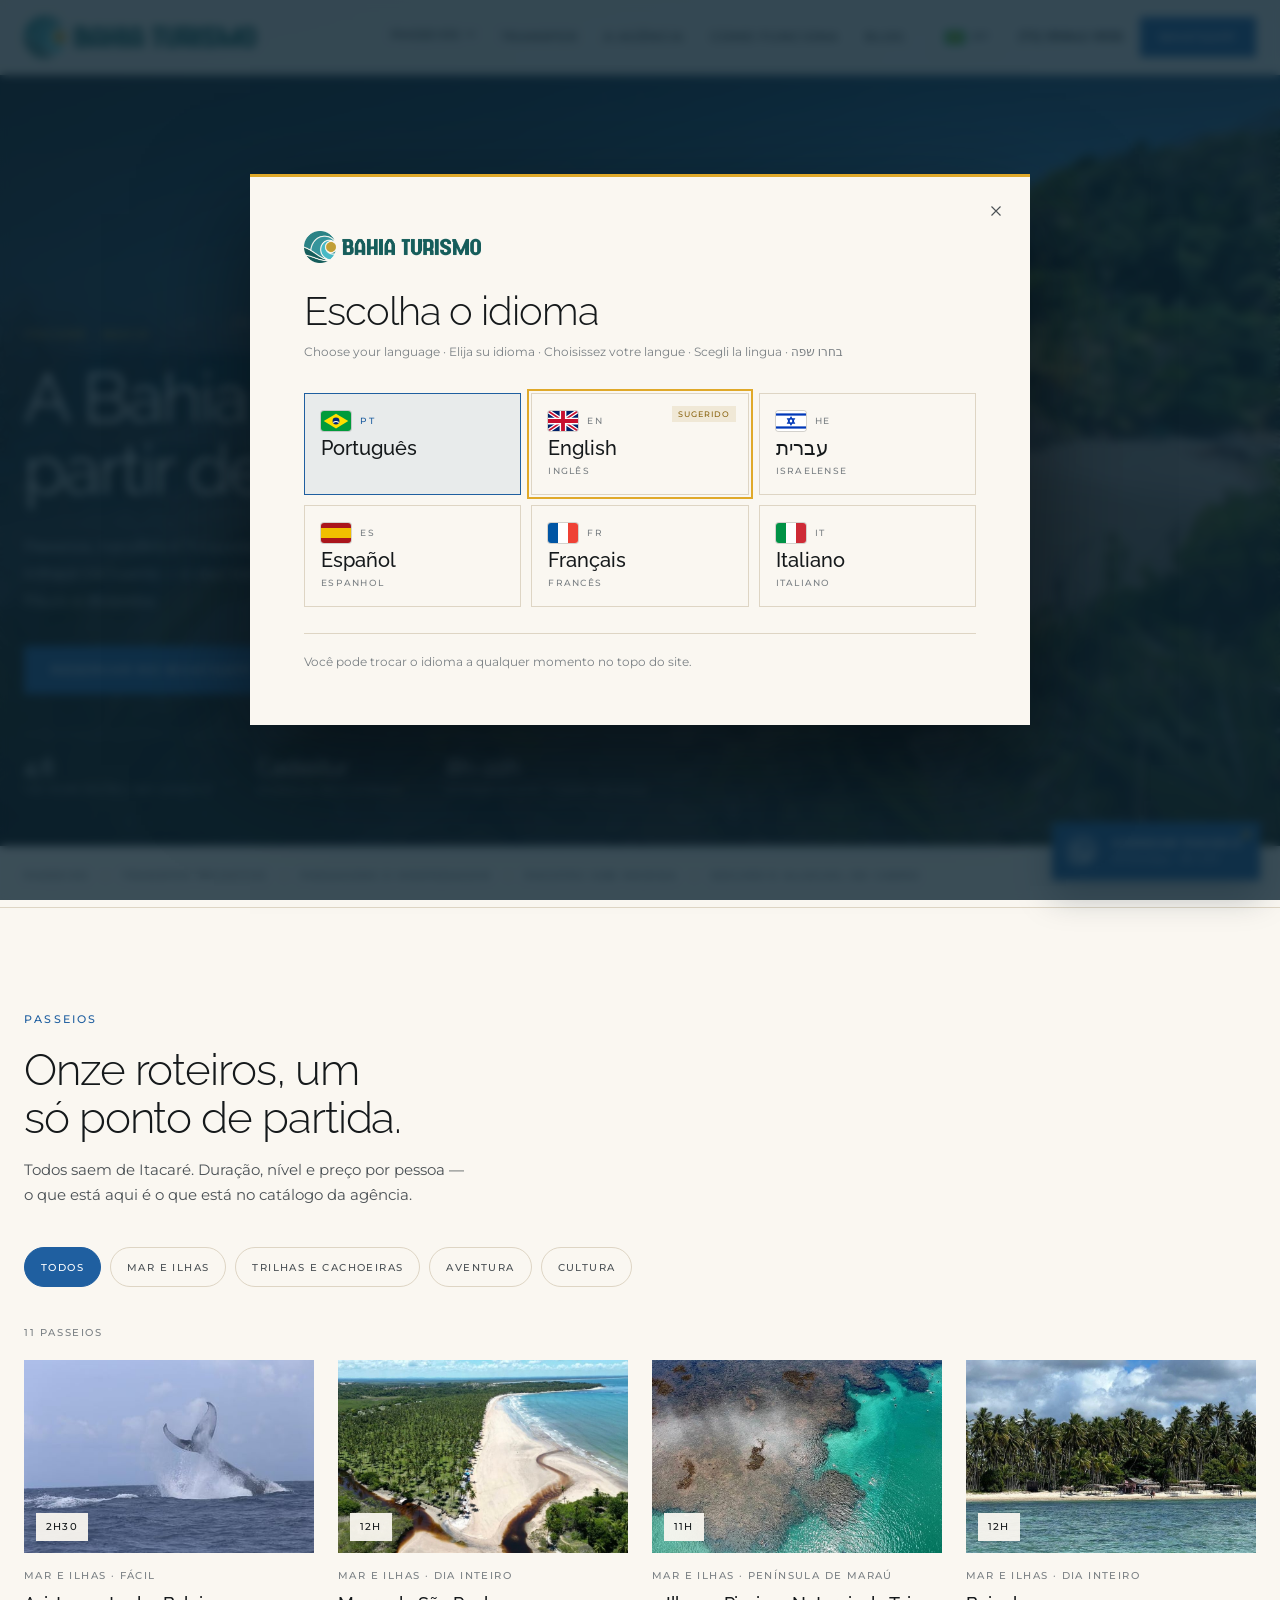
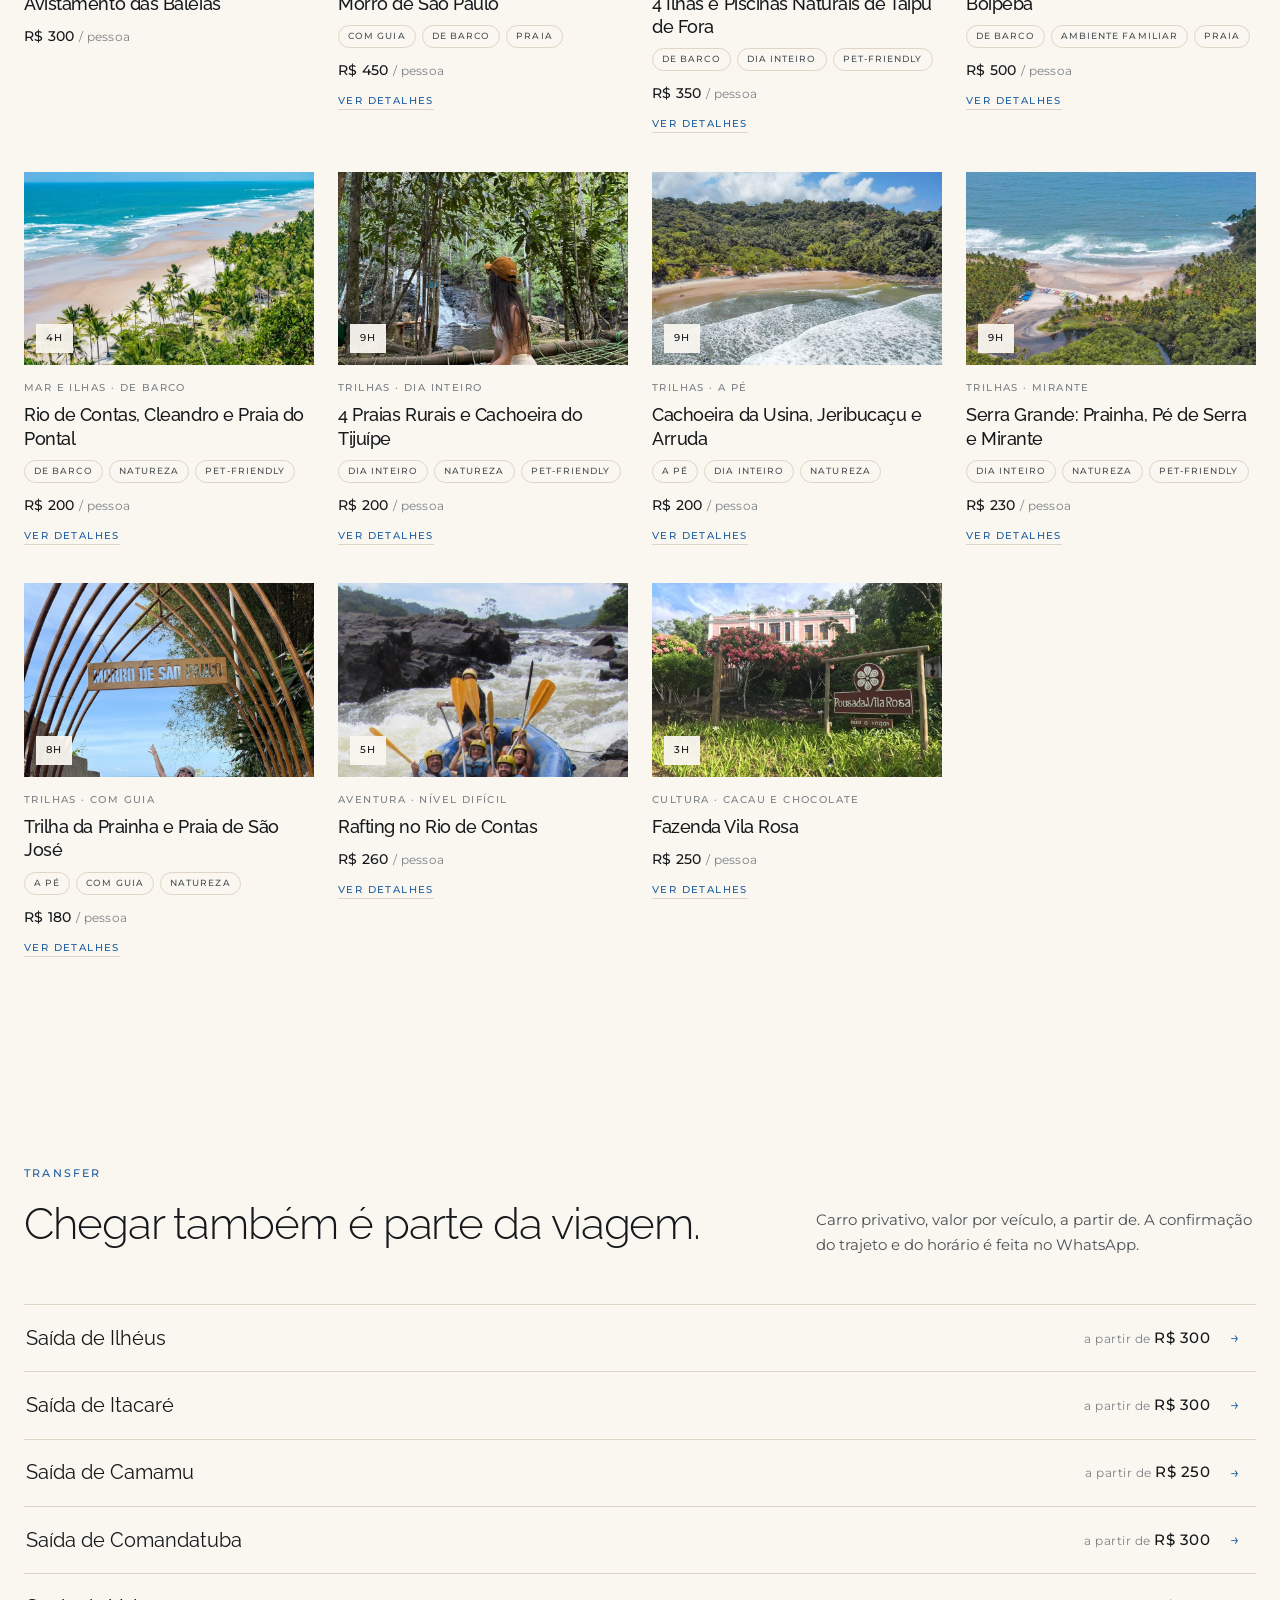
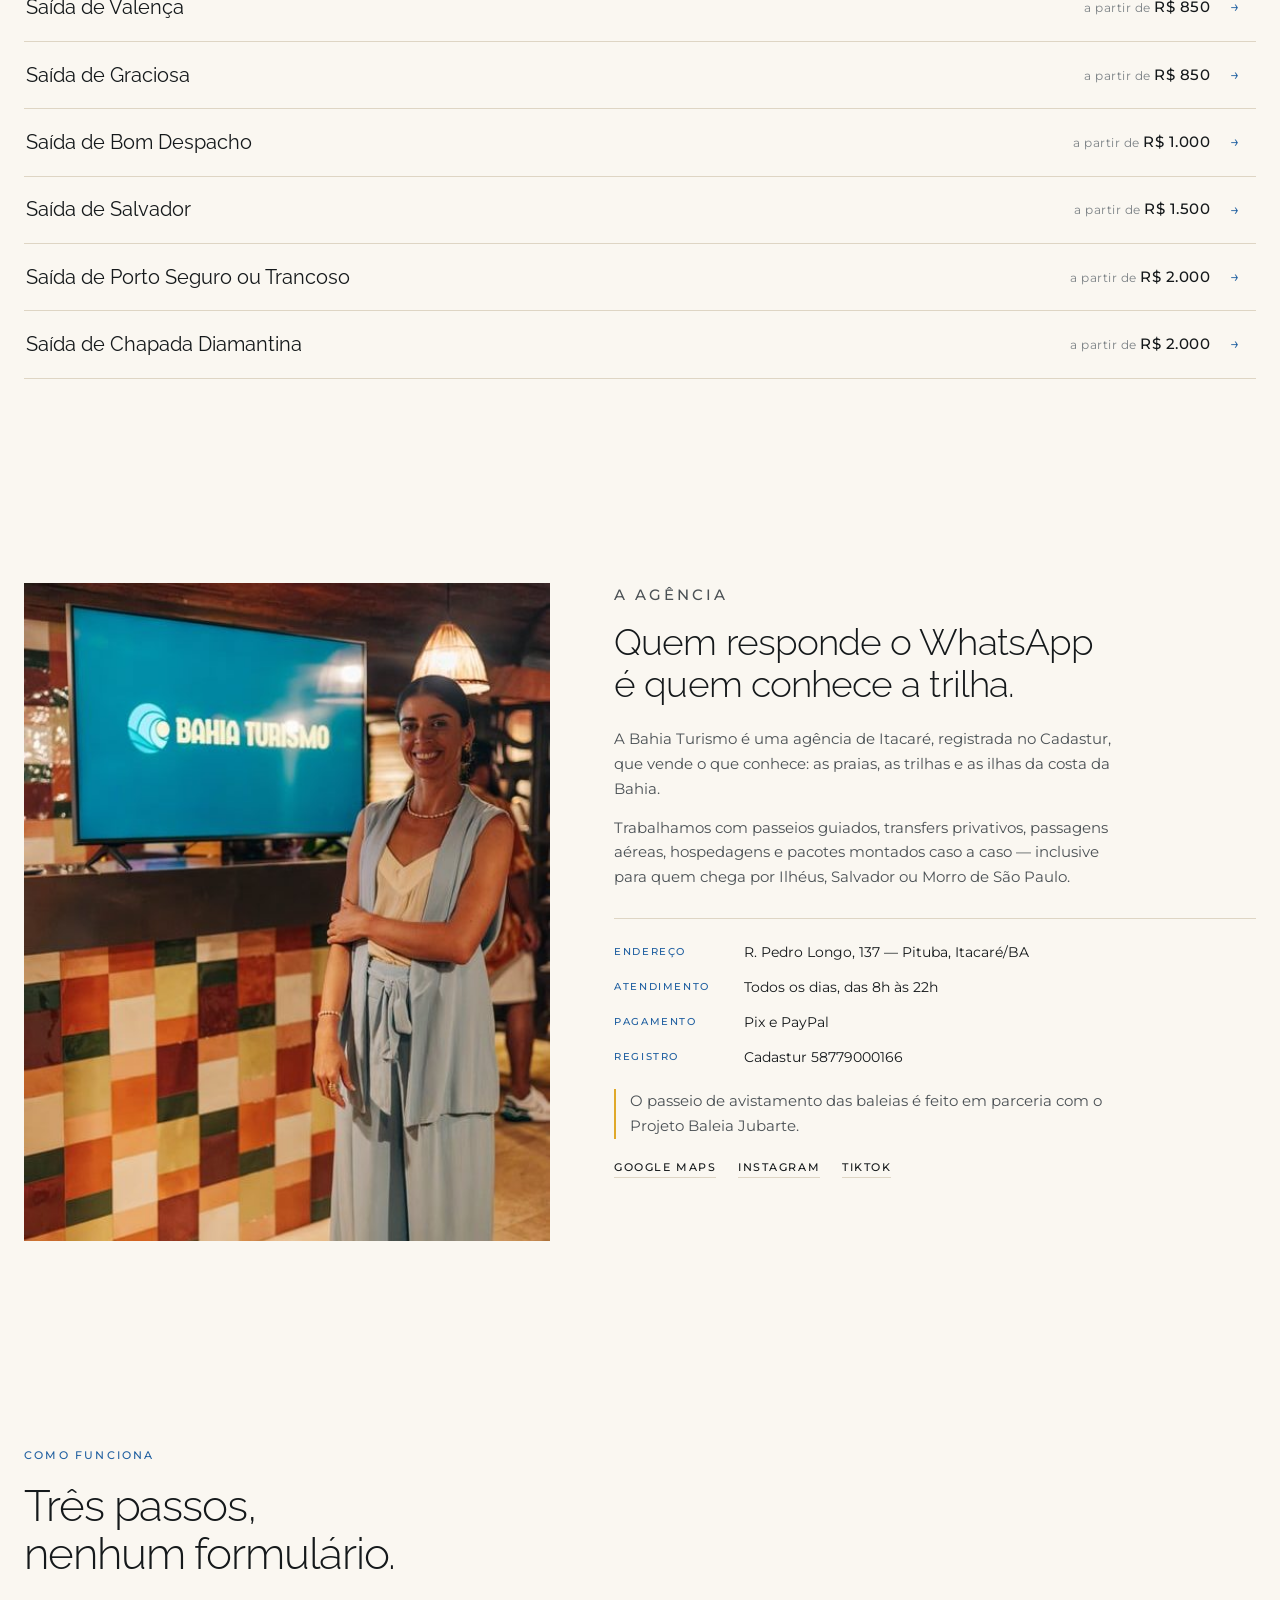
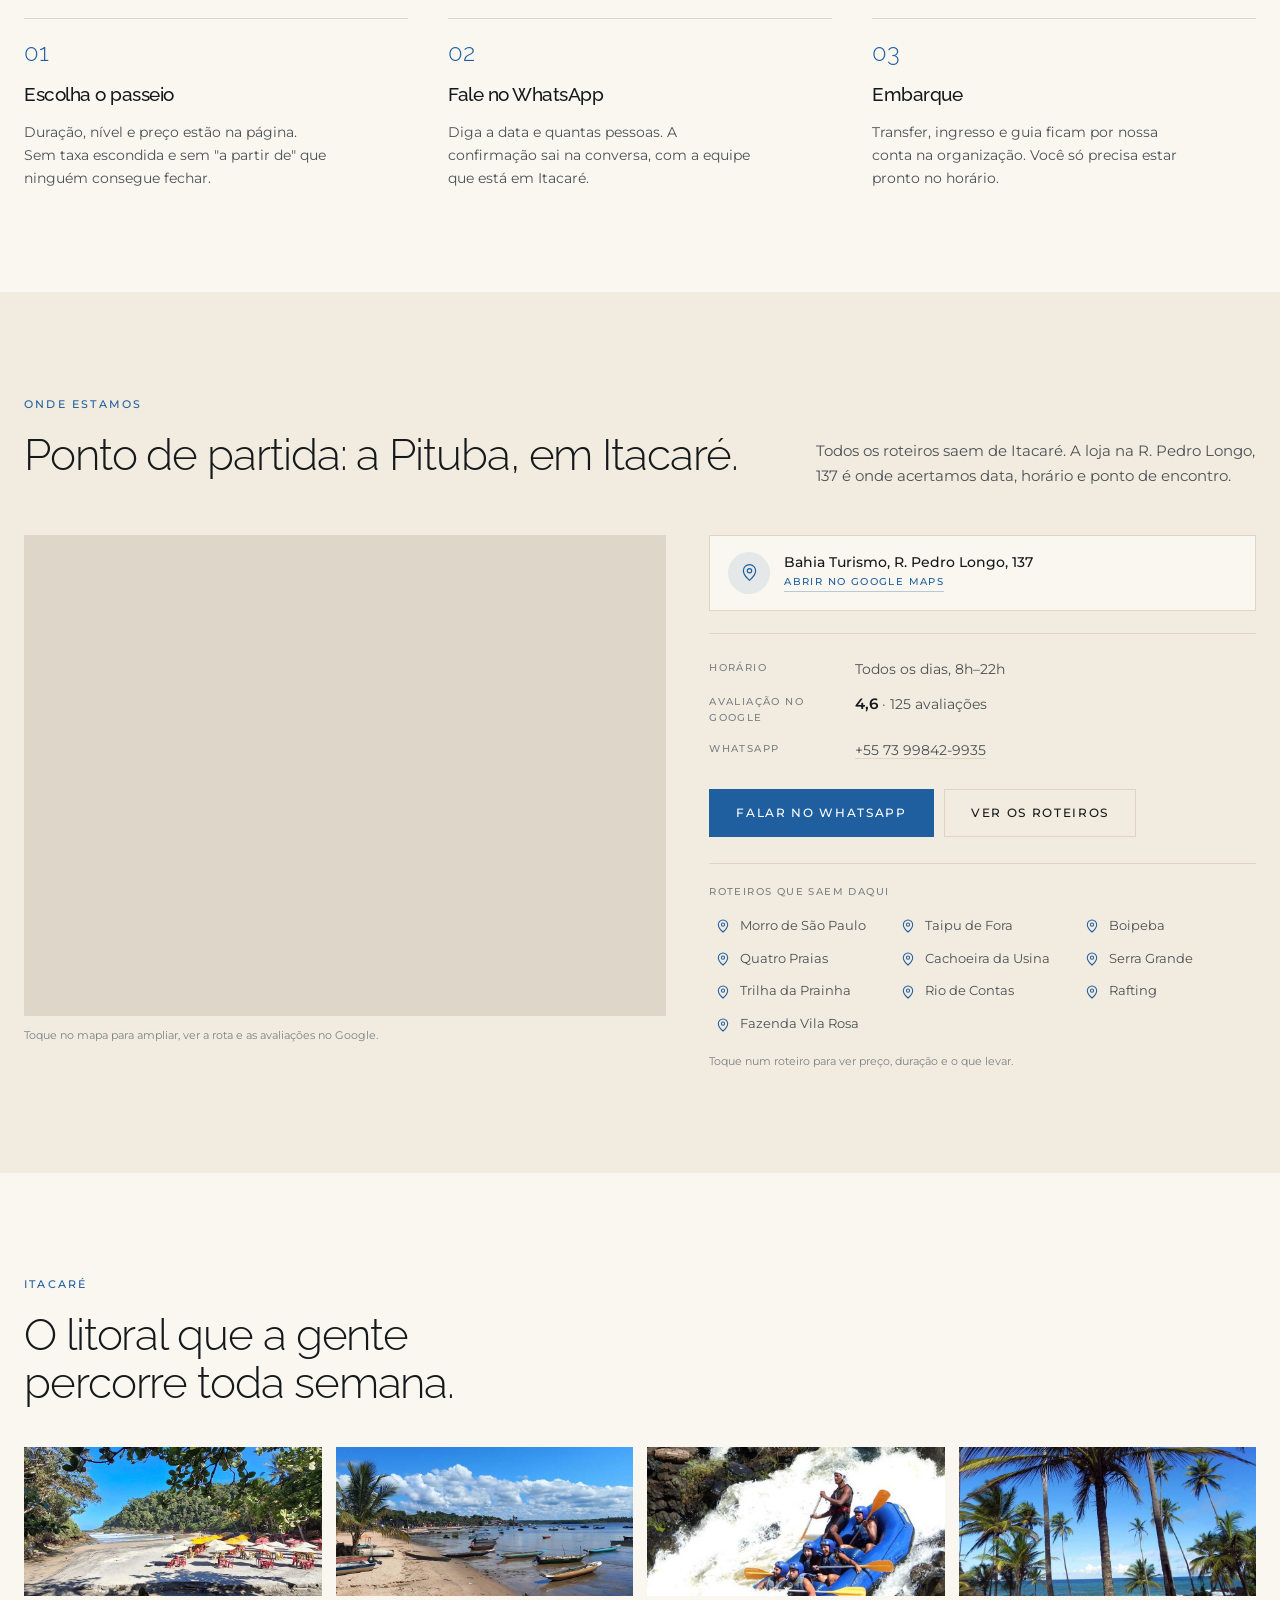
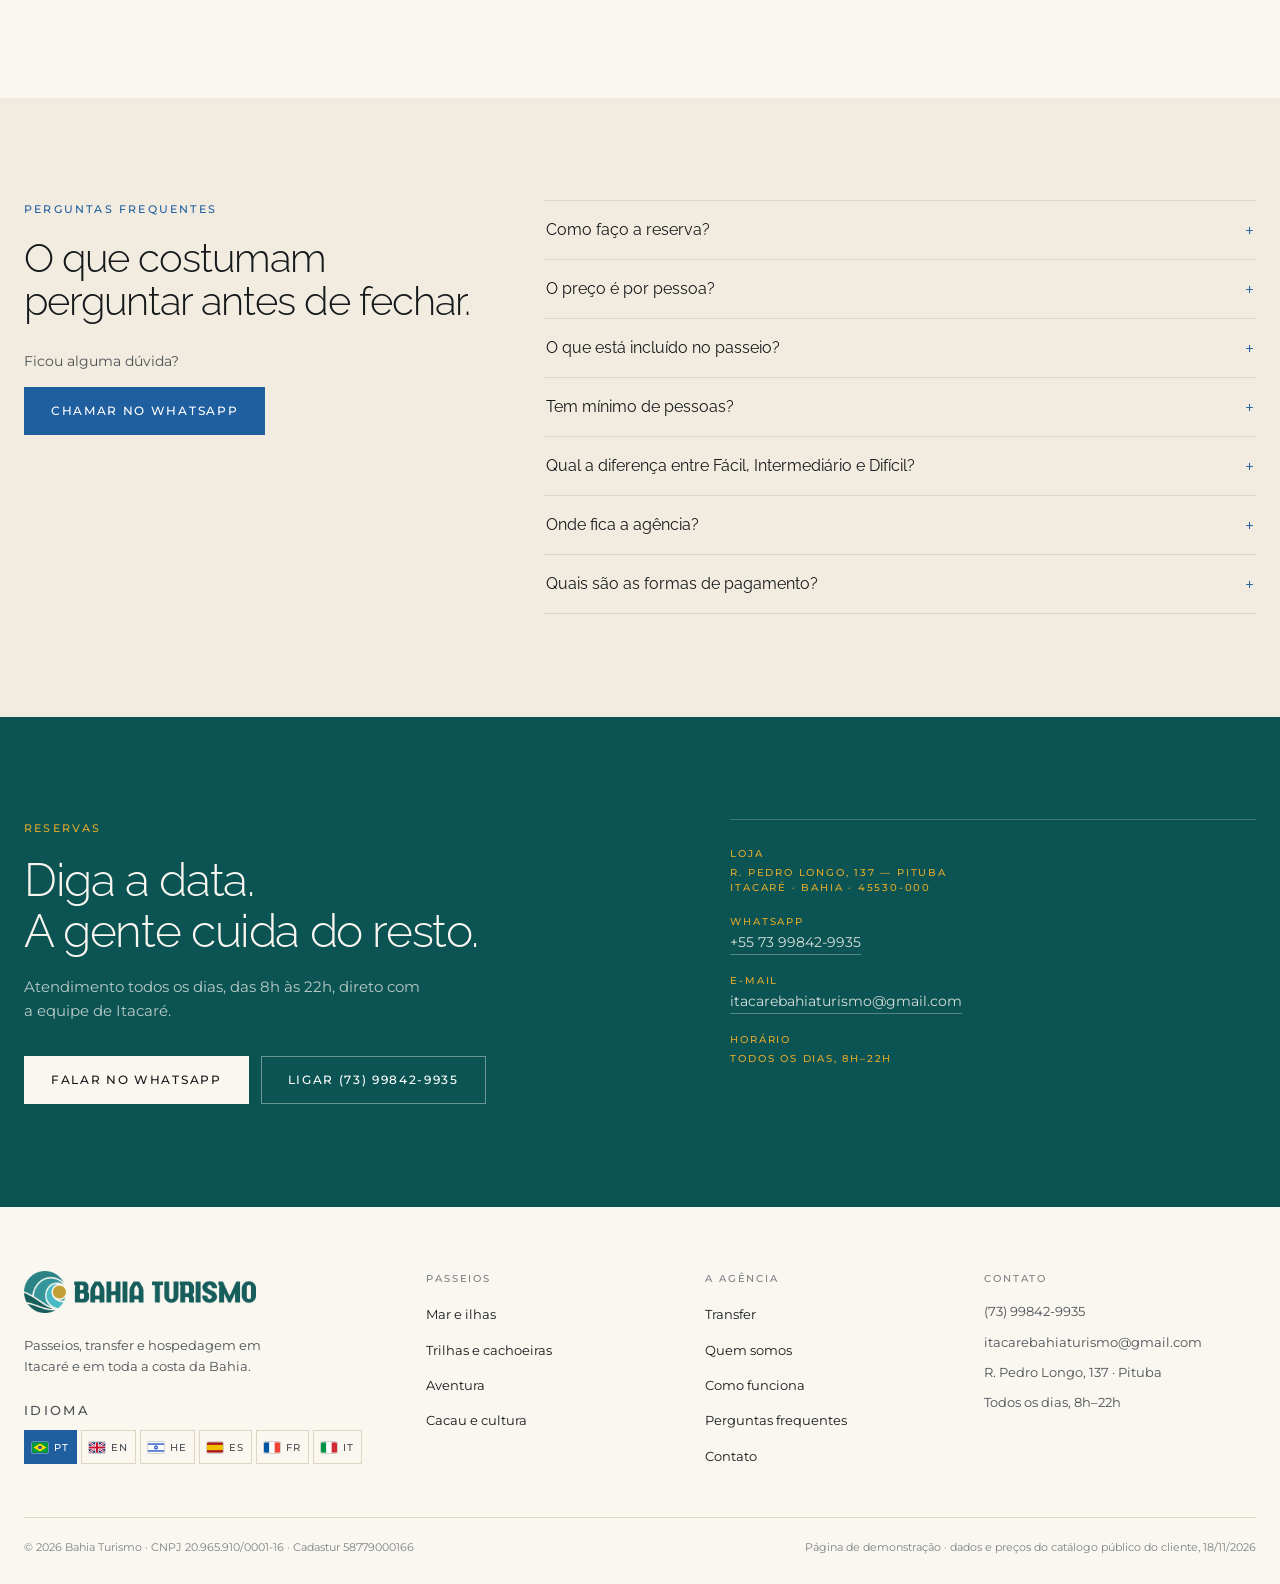
<file: index.html>
<!DOCTYPE html>
<html lang="pt-BR">
<head>
<meta charset="utf-8">
<meta name="viewport" content="width=device-width, initial-scale=1">
<title data-i18n="meta.title">Bahia Turismo — passeios e transfers em Itacaré, Bahia</title>
<meta name="description" content="Passeios em Itacaré, transfers privativos e hospedagem na Bahia. Agência registrada no Cadastur, atendimento todos os dias das 8h às 22h pelo WhatsApp (73) 99842-9935." data-i18n-content="meta.desc">
<meta name="theme-color" content="#0c5454">
<meta property="og:type" content="website">
<meta property="og:title" content="Bahia Turismo — passeios e transfers em Itacaré" data-i18n-content="meta.ogTitle">
<meta property="og:description" content="Onze passeios de mar, trilha e cachoeira saindo de Itacaré. Transfers privativos para Ilhéus, Salvador, Morro de São Paulo, Boipeba e Chapada Diamantina." data-i18n-content="meta.ogDesc">
<meta property="og:url" content="https://bahiaturismo-previa.vercel.app/">
<meta property="og:image" content="https://bahiaturismo-previa.vercel.app/assets/img/hero-1.jpg">
<meta property="og:image:width" content="1600">
<meta property="og:image:height" content="900">
<meta property="og:image:alt" content="Passeios e transfers em Itacaré, Bahia">
<meta property="og:locale" content="pt_BR">
<meta name="twitter:card" content="summary_large_image">
<link rel="icon" href="assets/img/icon.png" type="image/png" sizes="64x64">
<link rel="apple-touch-icon" href="assets/img/apple-touch-icon.png">
<link rel="preconnect" href="https://fonts.googleapis.com">
<link rel="preconnect" href="https://fonts.gstatic.com" crossorigin>
<link href="https://fonts.googleapis.com/css2?family=Montserrat:wght@300;400;500;600&family=Raleway:wght@300;400;500;600&display=swap" rel="stylesheet">
<link rel="stylesheet" href="styles.css">
<script>
/* aplica o idioma salvo antes da pintura, para não piscar em PT */
(function () {
  try {
    var saved = null;
    try { saved = localStorage.getItem("bahia-turismo-lang"); } catch (e) {}
    var query = new URLSearchParams(location.search).get("lang");
    var code = query || saved;
    if (code && /^(en|es|fr|it|he)$/.test(code)) {
      document.documentElement.lang = code;
      if (code === "he") document.documentElement.dir = "rtl";
      document.documentElement.setAttribute("data-lang", code);
    }
  } catch (e) {}
})();
</script>
<script>document.documentElement.classList.add('js');</script>
<script type="application/ld+json">
{
  "@context": "https://schema.org",
  "@type": "TravelAgency",
  "name": "Bahia Turismo",
  "url": "https://itacarebahiaturismo.com.br/",
  "telephone": "+55 73 99842-9935",
  "email": "itacarebahiaturismo@gmail.com",
  "image": "assets/img/hero-1.jpg",
  "address": {
    "@type": "PostalAddress",
    "streetAddress": "R. Pedro Longo, 137 - Pituba",
    "addressLocality": "Itacaré",
    "addressRegion": "BA",
    "postalCode": "45530-000",
    "addressCountry": "BR"
  },
  "geo": { "@type": "GeoCoordinates", "latitude": -14.2797665, "longitude": -38.9916282 },
  "openingHours": "Mo-Su 08:00-22:00",
  "sameAs": [
    "https://instagram.com/itacarebahiaturismo",
    "https://www.tiktok.com/@itacarebahiaturismo",
    "https://www.google.com/maps/place/?q=place_id:ChIJE_aiiAdKOQcRO44cLSyNoD8"
  ]
}
</script>
</head>
<body>

<svg class="flag-sprite" aria-hidden="true" focusable="false" width="0" height="0">
  <symbol id="f-br" viewBox="0 0 24 16">
    <rect width="24" height="16" fill="#009B3A"/>
    <path d="M12 2.1 21.8 8 12 13.9 2.2 8Z" fill="#FEDF00"/>
    <circle cx="12" cy="8" r="2.75" fill="#002776"/>
    <path d="M9.8 9.2c1.4-1 3-1 4.4 0" fill="none" stroke="#fff" stroke-width=".9"/>
  </symbol>
  <symbol id="f-gb" viewBox="0 0 24 16">
    <rect width="24" height="16" fill="#012169"/>
    <path d="M0 0 24 16M24 0 0 16" stroke="#fff" stroke-width="3.4"/>
    <path d="M0 0 24 16M24 0 0 16" stroke="#C8102E" stroke-width="1.4"/>
    <path d="M12 0v16M0 8h24" stroke="#fff" stroke-width="5.4"/>
    <path d="M12 0v16M0 8h24" stroke="#C8102E" stroke-width="3.1"/>
  </symbol>
  <symbol id="f-il" viewBox="0 0 24 16">
    <rect width="24" height="16" fill="#fff"/>
    <rect y="1.9" width="24" height="1.8" fill="#0038B8"/>
    <rect y="12.3" width="24" height="1.8" fill="#0038B8"/>
    <path d="M12 4.9 14.7 9.7H9.3Z" fill="none" stroke="#0038B8" stroke-width=".9"/>
    <path d="M12 11.1 9.3 6.3h5.4Z" fill="none" stroke="#0038B8" stroke-width=".9"/>
  </symbol>
  <symbol id="f-es" viewBox="0 0 24 16">
    <rect width="24" height="16" fill="#AA151B"/>
    <rect y="4" width="24" height="8" fill="#F1BF00"/>
  </symbol>
  <symbol id="f-fr" viewBox="0 0 24 16">
    <rect width="8" height="16" fill="#0055A4"/>
    <rect x="8" width="8" height="16" fill="#fff"/>
    <rect x="16" width="8" height="16" fill="#EF4135"/>
  </symbol>
  <symbol id="f-it" viewBox="0 0 24 16">
    <rect width="8" height="16" fill="#009246"/>
    <rect x="8" width="8" height="16" fill="#fff"/>
    <rect x="16" width="8" height="16" fill="#CE2B37"/>
  </symbol>
</svg>

<a class="skip-link" href="#conteudo" data-i18n="a11y.skip">Ir para o conteúdo</a>

<header class="site-header" id="topo">
  <div class="container header-inner">
    <a class="brand" href="#topo" aria-label="Bahia Turismo, página inicial" data-i18n-aria="a11y.brand">
      <img class="brand-logo" src="assets/img/logo.png" alt="Bahia Turismo" width="663" height="120" fetchpriority="high">
    </a>

    <nav class="main-nav" aria-label="Navegação principal" data-i18n-aria="a11y.navMain">
      <div class="nav-dd" data-nav-dd>
        <button class="nav-dd-toggle" type="button" aria-expanded="false" aria-controls="nav-tours">
          <span data-i18n="nav.tours">Passeios</span>
          <svg class="nav-dd-caret" viewBox="0 0 10 6" aria-hidden="true" focusable="false"><path d="M1 1l4 4 4-4" fill="none" stroke="currentColor" stroke-width="1.4"/></svg>
        </button>
        <div class="nav-dd-menu" id="nav-tours">
          <ul>
            <li><a class="nav-dd-all" href="#passeios" data-i18n="nav.toursAll">Todos os passeios</a></li>
            <li><a href="#passeios" data-tour="morro" data-i18n="tour.morro.title">Morro de São Paulo</a></li>
            <li><a href="#passeios" data-tour="taipu" data-i18n="tour.taipu.title">Taipu de Fora</a></li>
            <li><a href="#passeios" data-tour="boipeba" data-i18n="tour.boipeba.title">Boipeba</a></li>
            <li><a href="#passeios" data-tour="quatro" data-i18n="tour.quatro.title">Quatro Praias</a></li>
            <li><a href="#passeios" data-tour="usina" data-i18n="tour.usina.title">Cachoeira da Usina</a></li>
            <li><a href="#passeios" data-tour="serra" data-i18n="tour.serra.title">Serra Grande</a></li>
            <li><a href="#passeios" data-tour="prainha" data-i18n="tour.prainha.title">Trilha da Prainha</a></li>
            <li><a href="#passeios" data-tour="rio" data-i18n="tour.rio.title">Rio de Contas</a></li>
            <li><a href="#passeios" data-tour="rafting" data-i18n="tour.rafting.title">Rafting</a></li>
            <li><a href="#passeios" data-tour="fazenda" data-i18n="tour.fazenda.title">Fazenda Vila Rosa</a></li>
            <li><a href="#passeios" data-i18n="tour.whales.title">Avistamento das Baleias</a></li>
          </ul>
        </div>
      </div>
      <a href="#transfer" data-i18n="nav.transfer">Transfer</a>
      <a href="#agencia" data-i18n="nav.agency">A agência</a>
      <a href="#como-funciona" data-i18n="nav.how">Como funciona</a>
      <a href="https://itacarebahiaturismo.com.br/blog" target="_blank" rel="noopener" data-i18n="nav.blog">Blog</a>
    </nav>

    <div class="header-actions">
      <button class="lang-btn" id="lang-open" type="button" data-lang-open aria-haspopup="dialog" aria-controls="lang-modal" aria-label="Mudar idioma" data-i18n-aria="lang.change">
        <svg class="flag" viewBox="0 0 24 16" aria-hidden="true" focusable="false"><use data-lang-flag href="#f-br"></use></svg>
        <span id="lang-current" aria-hidden="true">PT</span>
      </button>
      <a class="phone" href="tel:+5573998429935">(73) 99842-9935</a>
      <a class="btn btn-solid btn-sm" href="https://wa.me/5573998429935" data-wa="general">WhatsApp</a>
      <button class="nav-toggle" type="button" aria-expanded="false" aria-controls="menu-mobile" aria-label="Abrir menu" data-i18n-aria="a11y.menuOpen">
        <span></span><span></span><span></span>
      </button>
    </div>
  </div>
</header>

<div class="mobile-nav" id="menu-mobile" hidden>
  <details class="mobile-tours">
    <summary><span data-i18n="nav.tours">Passeios</span></summary>
    <ul>
      <li><a href="#passeios" data-i18n="nav.toursAll">Todos os passeios</a></li>
      <li><a href="#passeios" data-tour="morro" data-i18n="tour.morro.title">Morro de São Paulo</a></li>
      <li><a href="#passeios" data-tour="taipu" data-i18n="tour.taipu.title">Taipu de Fora</a></li>
      <li><a href="#passeios" data-tour="boipeba" data-i18n="tour.boipeba.title">Boipeba</a></li>
      <li><a href="#passeios" data-tour="quatro" data-i18n="tour.quatro.title">Quatro Praias</a></li>
      <li><a href="#passeios" data-tour="usina" data-i18n="tour.usina.title">Cachoeira da Usina</a></li>
      <li><a href="#passeios" data-tour="serra" data-i18n="tour.serra.title">Serra Grande</a></li>
      <li><a href="#passeios" data-tour="prainha" data-i18n="tour.prainha.title">Trilha da Prainha</a></li>
      <li><a href="#passeios" data-tour="rio" data-i18n="tour.rio.title">Rio de Contas</a></li>
      <li><a href="#passeios" data-tour="rafting" data-i18n="tour.rafting.title">Rafting</a></li>
      <li><a href="#passeios" data-tour="fazenda" data-i18n="tour.fazenda.title">Fazenda Vila Rosa</a></li>
      <li><a href="#passeios" data-i18n="tour.whales.title">Avistamento das Baleias</a></li>
    </ul>
  </details>
  <a href="#transfer" data-i18n="nav.transfer">Transfer</a>
  <a href="#agencia" data-i18n="nav.agency">A agência</a>
  <a href="#como-funciona" data-i18n="nav.how">Como funciona</a>
  <a href="https://itacarebahiaturismo.com.br/blog" target="_blank" rel="noopener" data-i18n="nav.blog">Blog</a>
  <a class="mobile-phone" href="tel:+5573998429935">(73) 99842-9935</a>
  <button class="mobile-lang" type="button" data-lang-open>
    <svg class="flag" viewBox="0 0 24 16" aria-hidden="true" focusable="false"><use data-lang-flag href="#f-br"></use></svg>
    <span data-i18n="lang.label">Idioma</span><span class="mobile-lang-sep" aria-hidden="true">·</span><span data-lang-label>Português</span>
  </button>
  <a class="btn btn-solid" href="https://wa.me/5573998429935" data-wa="general" data-i18n="cta.talk">Falar no WhatsApp</a>
</div>

<main id="conteudo">

  <section class="hero">
    <div class="hero-media" aria-hidden="true">
      <img class="hero-slide is-active" src="assets/img/hero-1.jpg" alt="" width="1600" height="900" fetchpriority="high">
      <img class="hero-slide" src="assets/img/hero-2.jpg" alt="" width="1600" height="900" loading="lazy">
      <img class="hero-slide" src="assets/img/hero-3.jpg" alt="" width="1600" height="900" loading="lazy">
      <img class="hero-slide" src="assets/img/hero-4.jpg" alt="" width="1600" height="900" loading="lazy">
    </div>
    <div class="container hero-inner">
      <p class="eyebrow light">Itacaré · Bahia</p>
      <h1 data-i18n-html="hero.title">A Bahia se abre a partir de
        <span class="capsule" data-i18n-token="capsule"><img src="assets/img/cap-morro.jpg" alt="Enseada de Morro de São Paulo vista de cima" width="600" height="300"></span>
        Itacaré.</h1>
      <p class="lede" data-i18n="hero.lede">Passeios, transfers e hospedagem com quem é daqui. Onze roteiros de mar, trilha e cachoeira — e dez transfers saindo de Ilhéus, Salvador, Morro de São Paulo e Boipeba.</p>
      <div class="hero-cta">
        <a class="btn btn-solid" href="https://wa.me/5573998429935" data-wa="hero" data-i18n="hero.book">Reservar no WhatsApp</a>
        <a class="btn btn-line" href="#passeios" data-i18n="hero.see">Ver os passeios</a>
      </div>
      <ul class="hero-proof">
        <li><strong data-i18n="hero.rating">4,6</strong><span data-i18n="hero.ratingLabel">125 avaliações no Google</span></li>
        <li><strong data-i18n="hero.cadastur">Cadastur</strong><span data-i18n="hero.cadasturLabel">agência registrada</span></li>
        <li><strong data-i18n="hero.hours">8h–22h</strong><span data-i18n="hero.hoursLabel">atendimento todos os dias</span></li>
      </ul>
    </div>
  </section>

  <section class="services" aria-label="O que a agência faz">
    <div class="container services-list">
      <span data-i18n="services.tours">Passeios</span>
      <span data-i18n="services.transfer">Transfer privativo</span>
      <span data-i18n="services.tickets">Passagens e hospedagem</span>
      <span data-i18n="services.packages">Pacotes sob medida</span>
      <span data-i18n="services.insurance">Seguro e aluguel de carro</span>
    </div>
  </section>
  <section class="section" id="passeios" aria-labelledby="passeios-title">
    <div class="container">
      <div class="section-head">
        <p class="eyebrow" data-i18n="tours.eyebrow">Passeios</p>
        <h2 id="passeios-title" data-i18n="tours.title">Onze roteiros, um só ponto de partida.</h2>
        <p class="section-sub" data-i18n="tours.sub">Todos saem de Itacaré. Duração, nível e preço por pessoa — o que está aqui é o que está no catálogo da agência.</p>
      </div>

      <div class="chips" role="group" aria-label="Filtrar passeios" data-i18n-aria="a11y.filter">
        <button type="button" class="chip is-active" data-filter="all" data-i18n="tours.all">Todos</button>
        <button type="button" class="chip" data-filter="mar" data-i18n="tours.sea">Mar e ilhas</button>
        <button type="button" class="chip" data-filter="trilha" data-i18n="tours.trail">Trilhas e cachoeiras</button>
        <button type="button" class="chip" data-filter="aventura" data-i18n="tours.adventure">Aventura</button>
        <button type="button" class="chip" data-filter="cultura" data-i18n="tours.culture">Cultura</button>
      </div>

      <div class="tour-grid" id="tour-grid">

        <article class="tour reveal" data-cat="mar">
          <a class="tour-link" href="https://wa.me/5573998429935" data-wa="tour" data-wa-name="tour.whales.title" data-wa-price="300">
            <figure class="tour-media">
              <img src="assets/img/baleias.jpg" alt="Baleia jubarte saltando no mar de Itacaré" data-i18n-alt="tour.whales.alt" width="500" height="334" loading="lazy">
              <figcaption class="tour-flag">2h30</figcaption>
            </figure>
            <div class="tour-body">
              <p class="tour-kicker" data-i18n="tour.whales.kicker">Mar e ilhas · Fácil</p>
              <h3 data-i18n="tour.whales.title">Avistamento das Baleias</h3>
              <p class="tour-price">R$ 300 <em data-i18n="price.per">/ pessoa</em></p>
            </div>
          </a>
        </article>

        <article class="tour reveal" data-cat="mar">
          <a class="tour-link" href="https://wa.me/5573998429935" data-wa="tour" data-wa-name="tour.morro.title" data-wa-price="450">
            <figure class="tour-media">
              <img src="assets/img/morro-de-sao-paulo.jpg" alt="Enseada de Morro de São Paulo vista de cima, com barco passando" data-i18n-alt="tour.morro.alt" width="900" height="600" loading="lazy">
              <figcaption class="tour-flag">12h</figcaption>
            </figure>
            <div class="tour-body">
              <p class="tour-kicker" data-i18n="tour.morro.kicker">Mar e ilhas · Dia inteiro</p>
              <h3 data-i18n="tour.morro.title">Morro de São Paulo</h3>
              <ul class="tour-tags">
                <li data-i18n="tag.guide">Com guia</li>
                <li data-i18n="tag.boat">De barco</li>
                <li data-i18n="tag.beach">Praia</li>
              </ul>
              <p class="tour-price">R$ 450 <em data-i18n="price.per">/ pessoa</em></p>
            </div>
          </a>
          <button class="tour-more" type="button" data-tour="morro" data-i18n="tour.more">Ver detalhes</button>
        </article>

        <article class="tour reveal" data-cat="mar">
          <a class="tour-link" href="https://wa.me/5573998429935" data-wa="tour" data-wa-name="tour.taipu.title" data-wa-price="350">
            <figure class="tour-media">
              <img src="assets/img/taipu-de-fora.jpg" alt="Piscinas naturais e recifes de Taipu de Fora vistos de cima" data-i18n-alt="tour.taipu.alt" width="900" height="600" loading="lazy">
              <figcaption class="tour-flag">11h</figcaption>
            </figure>
            <div class="tour-body">
              <p class="tour-kicker" data-i18n="tour.taipu.kicker">Mar e ilhas · Península de Maraú</p>
              <h3 data-i18n="tour.taipu.title">4 Ilhas e Piscinas Naturais de Taipu de Fora</h3>
              <ul class="tour-tags">
                <li data-i18n="tag.boat">De barco</li>
                <li data-i18n="tag.fullday">Dia inteiro</li>
                <li data-i18n="tag.pet">Pet-friendly</li>
              </ul>
              <p class="tour-price">R$ 350 <em data-i18n="price.per">/ pessoa</em></p>
            </div>
          </a>
          <button class="tour-more" type="button" data-tour="taipu" data-i18n="tour.more">Ver detalhes</button>
        </article>

        <article class="tour reveal" data-cat="mar">
          <a class="tour-link" href="https://wa.me/5573998429935" data-wa="tour" data-wa-name="tour.boipeba.title" data-wa-price="500">
            <figure class="tour-media">
              <img src="assets/img/boipeba.jpg" alt="Praia de Boipeba com coqueiros e mar turquesa" data-i18n-alt="tour.boipeba.alt" width="900" height="600" loading="lazy">
              <figcaption class="tour-flag">12h</figcaption>
            </figure>
            <div class="tour-body">
              <p class="tour-kicker" data-i18n="tour.boipeba.kicker">Mar e ilhas · Dia inteiro</p>
              <h3 data-i18n="tour.boipeba.title">Boipeba</h3>
              <ul class="tour-tags">
                <li data-i18n="tag.boat">De barco</li>
                <li data-i18n="tag.family">Ambiente familiar</li>
                <li data-i18n="tag.beach">Praia</li>
              </ul>
              <p class="tour-price">R$ 500 <em data-i18n="price.per">/ pessoa</em></p>
            </div>
          </a>
          <button class="tour-more" type="button" data-tour="boipeba" data-i18n="tour.more">Ver detalhes</button>
        </article>

        <article class="tour reveal" data-cat="mar">
          <a class="tour-link" href="https://wa.me/5573998429935" data-wa="tour" data-wa-name="tour.rio.title" data-wa-price="200">
            <figure class="tour-media">
              <img src="assets/img/rio-de-contas.jpg" alt="Praia de areia clara com coqueiros na foz do Rio de Contas" data-i18n-alt="tour.rio.alt" width="900" height="600" loading="lazy">
              <figcaption class="tour-flag">4h</figcaption>
            </figure>
            <div class="tour-body">
              <p class="tour-kicker" data-i18n="tour.rio.kicker">Mar e ilhas · De barco</p>
              <h3 data-i18n="tour.rio.title">Rio de Contas, Cleandro e Praia do Pontal</h3>
              <ul class="tour-tags">
                <li data-i18n="tag.boat">De barco</li>
                <li data-i18n="tag.nature">Natureza</li>
                <li data-i18n="tag.pet">Pet-friendly</li>
              </ul>
              <p class="tour-price">R$ 200 <em data-i18n="price.per">/ pessoa</em></p>
            </div>
          </a>
          <button class="tour-more" type="button" data-tour="rio" data-i18n="tour.more">Ver detalhes</button>
        </article>

        <article class="tour reveal" data-cat="trilha">
          <a class="tour-link" href="https://wa.me/5573998429935" data-wa="tour" data-wa-name="tour.quatro.title" data-wa-price="200">
            <figure class="tour-media">
              <img src="assets/img/quatro-praias.jpg" alt="Rede armada entre árvores na mata, no caminho das praias rurais" data-i18n-alt="tour.quatro.alt" width="900" height="600" loading="lazy">
              <figcaption class="tour-flag">9h</figcaption>
            </figure>
            <div class="tour-body">
              <p class="tour-kicker" data-i18n="tour.quatro.kicker">Trilhas · Dia inteiro</p>
              <h3 data-i18n="tour.quatro.title">4 Praias Rurais e Cachoeira do Tijuípe</h3>
              <ul class="tour-tags">
                <li data-i18n="tag.fullday">Dia inteiro</li>
                <li data-i18n="tag.nature">Natureza</li>
                <li data-i18n="tag.pet">Pet-friendly</li>
              </ul>
              <p class="tour-price">R$ 200 <em data-i18n="price.per">/ pessoa</em></p>
            </div>
          </a>
          <button class="tour-more" type="button" data-tour="quatro" data-i18n="tour.more">Ver detalhes</button>
        </article>

        <article class="tour reveal" data-cat="trilha">
          <a class="tour-link" href="https://wa.me/5573998429935" data-wa="tour" data-wa-name="tour.usina.title" data-wa-price="200">
            <figure class="tour-media">
              <img src="assets/img/cachoeira-da-usina.jpg" alt="Praia com coqueiros e ondas em Itacaré" data-i18n-alt="tour.usina.alt" width="900" height="600" loading="lazy">
              <figcaption class="tour-flag">9h</figcaption>
            </figure>
            <div class="tour-body">
              <p class="tour-kicker" data-i18n="tour.usina.kicker">Trilhas · A pé</p>
              <h3 data-i18n="tour.usina.title">Cachoeira da Usina, Jeribucaçu e Arruda</h3>
              <ul class="tour-tags">
                <li data-i18n="tag.walk">A pé</li>
                <li data-i18n="tag.fullday">Dia inteiro</li>
                <li data-i18n="tag.nature">Natureza</li>
              </ul>
              <p class="tour-price">R$ 200 <em data-i18n="price.per">/ pessoa</em></p>
            </div>
          </a>
          <button class="tour-more" type="button" data-tour="usina" data-i18n="tour.more">Ver detalhes</button>
        </article>

        <article class="tour reveal" data-cat="trilha">
          <a class="tour-link" href="https://wa.me/5573998429935" data-wa="tour" data-wa-name="tour.serra.title" data-wa-price="230">
            <figure class="tour-media">
              <img src="assets/img/serra-grande.jpg" alt="Vista aérea de estuário e praia em Serra Grande" data-i18n-alt="tour.serra.alt" width="900" height="600" loading="lazy">
              <figcaption class="tour-flag">9h</figcaption>
            </figure>
            <div class="tour-body">
              <p class="tour-kicker" data-i18n="tour.serra.kicker">Trilhas · Mirante</p>
              <h3 data-i18n="tour.serra.title">Serra Grande: Prainha, Pé de Serra e Mirante</h3>
              <ul class="tour-tags">
                <li data-i18n="tag.fullday">Dia inteiro</li>
                <li data-i18n="tag.nature">Natureza</li>
                <li data-i18n="tag.pet">Pet-friendly</li>
              </ul>
              <p class="tour-price">R$ 230 <em data-i18n="price.per">/ pessoa</em></p>
            </div>
          </a>
          <button class="tour-more" type="button" data-tour="serra" data-i18n="tour.more">Ver detalhes</button>
        </article>

        <article class="tour reveal" data-cat="trilha">
          <a class="tour-link" href="https://wa.me/5573998429935" data-wa="tour" data-wa-name="tour.prainha.title" data-wa-price="180">
            <figure class="tour-media">
              <img src="assets/img/trilha-prainha.jpg" alt="Visitante no portal de entrada de Itacaré" data-i18n-alt="tour.prainha.alt" width="900" height="600" loading="lazy">
              <figcaption class="tour-flag">8h</figcaption>
            </figure>
            <div class="tour-body">
              <p class="tour-kicker" data-i18n="tour.prainha.kicker">Trilhas · Com guia</p>
              <h3 data-i18n="tour.prainha.title">Trilha da Prainha e Praia de São José</h3>
              <ul class="tour-tags">
                <li data-i18n="tag.walk">A pé</li>
                <li data-i18n="tag.guide">Com guia</li>
                <li data-i18n="tag.nature">Natureza</li>
              </ul>
              <p class="tour-price">R$ 180 <em data-i18n="price.per">/ pessoa</em></p>
            </div>
          </a>
          <button class="tour-more" type="button" data-tour="prainha" data-i18n="tour.more">Ver detalhes</button>
        </article>

        <article class="tour reveal" data-cat="aventura">
          <a class="tour-link" href="https://wa.me/5573998429935" data-wa="tour" data-wa-name="tour.rafting.title" data-wa-price="260">
            <figure class="tour-media">
              <img src="assets/img/rafting.jpg" alt="Barco de rafting descendo as corredeiras do Rio de Contas" data-i18n-alt="tour.rafting.alt" width="900" height="600" loading="lazy">
              <figcaption class="tour-flag">5h</figcaption>
            </figure>
            <div class="tour-body">
              <p class="tour-kicker" data-i18n="tour.rafting.kicker">Aventura · Nível difícil</p>
              <h3 data-i18n="tour.rafting.title">Rafting no Rio de Contas</h3>
              <p class="tour-price">R$ 260 <em data-i18n="price.per">/ pessoa</em></p>
            </div>
          </a>
          <button class="tour-more" type="button" data-tour="rafting" data-i18n="tour.more">Ver detalhes</button>
        </article>

        <article class="tour reveal" data-cat="cultura">
          <a class="tour-link" href="https://wa.me/5573998429935" data-wa="tour" data-wa-name="tour.fazenda.title" data-wa-price="250">
            <figure class="tour-media">
              <img src="assets/img/fazenda-vila-rosa.jpg" alt="Entrada da Fazenda Vila Rosa entre árvores e flores" data-i18n-alt="tour.fazenda.alt" width="900" height="600" loading="lazy">
              <figcaption class="tour-flag">3h</figcaption>
            </figure>
            <div class="tour-body">
              <p class="tour-kicker" data-i18n="tour.fazenda.kicker">Cultura · Cacau e chocolate</p>
              <h3 data-i18n="tour.fazenda.title">Fazenda Vila Rosa</h3>
              <p class="tour-price">R$ 250 <em data-i18n="price.per">/ pessoa</em></p>
            </div>
          </a>
          <button class="tour-more" type="button" data-tour="fazenda" data-i18n="tour.more">Ver detalhes</button>
        </article>

      </div>
      <p class="filter-empty" hidden data-i18n="tours.empty">Nenhum passeio nessa categoria.</p>
    </div>
  </section>
  <section class="section" id="transfer" aria-labelledby="transfer-title">
    <div class="container">
      <div class="section-head split">
        <div>
          <p class="eyebrow" data-i18n="transfer.eyebrow">Transfer</p>
          <h2 id="transfer-title" data-i18n="transfer.title">Chegar também é parte da viagem.</h2>
        </div>
        <p class="section-sub" data-i18n="transfer.sub">Carro privativo, valor por veículo, a partir de. A confirmação do trajeto e do horário é feita no WhatsApp.</p>
      </div>

      <ul class="transfer-list">
        <li><a class="transfer-row" href="https://wa.me/5573998429935" data-wa="transfer" data-wa-place="transfer.place.ilheus">
          <span class="tf-from"><span data-i18n="transfer.prefix">Saída de</span> <span data-i18n="transfer.place.ilheus">Ilhéus</span></span>
          <span class="tf-price"><span data-i18n="transfer.priceFrom">a partir de</span> <strong>R$ 300</strong></span>
          <span class="tf-arrow" aria-hidden="true">→</span>
        </a></li>
        <li><a class="transfer-row" href="https://wa.me/5573998429935" data-wa="transfer" data-wa-place="transfer.place.itacare">
          <span class="tf-from"><span data-i18n="transfer.prefix">Saída de</span> <span data-i18n="transfer.place.itacare">Itacaré</span></span>
          <span class="tf-price"><span data-i18n="transfer.priceFrom">a partir de</span> <strong>R$ 300</strong></span>
          <span class="tf-arrow" aria-hidden="true">→</span>
        </a></li>
        <li><a class="transfer-row" href="https://wa.me/5573998429935" data-wa="transfer" data-wa-place="transfer.place.camamu">
          <span class="tf-from"><span data-i18n="transfer.prefix">Saída de</span> <span data-i18n="transfer.place.camamu">Camamu</span></span>
          <span class="tf-price"><span data-i18n="transfer.priceFrom">a partir de</span> <strong>R$ 250</strong></span>
          <span class="tf-arrow" aria-hidden="true">→</span>
        </a></li>
        <li><a class="transfer-row" href="https://wa.me/5573998429935" data-wa="transfer" data-wa-place="transfer.place.comandatuba">
          <span class="tf-from"><span data-i18n="transfer.prefix">Saída de</span> <span data-i18n="transfer.place.comandatuba">Comandatuba</span></span>
          <span class="tf-price"><span data-i18n="transfer.priceFrom">a partir de</span> <strong>R$ 300</strong></span>
          <span class="tf-arrow" aria-hidden="true">→</span>
        </a></li>
        <li><a class="transfer-row" href="https://wa.me/5573998429935" data-wa="transfer" data-wa-place="transfer.place.valenca">
          <span class="tf-from"><span data-i18n="transfer.prefix">Saída de</span> <span data-i18n="transfer.place.valenca">Valença</span></span>
          <span class="tf-price"><span data-i18n="transfer.priceFrom">a partir de</span> <strong>R$ 850</strong></span>
          <span class="tf-arrow" aria-hidden="true">→</span>
        </a></li>
        <li><a class="transfer-row" href="https://wa.me/5573998429935" data-wa="transfer" data-wa-place="transfer.place.graciosa">
          <span class="tf-from"><span data-i18n="transfer.prefix">Saída de</span> <span data-i18n="transfer.place.graciosa">Graciosa</span></span>
          <span class="tf-price"><span data-i18n="transfer.priceFrom">a partir de</span> <strong>R$ 850</strong></span>
          <span class="tf-arrow" aria-hidden="true">→</span>
        </a></li>
        <li><a class="transfer-row" href="https://wa.me/5573998429935" data-wa="transfer" data-wa-place="transfer.place.bomdespacho">
          <span class="tf-from"><span data-i18n="transfer.prefix">Saída de</span> <span data-i18n="transfer.place.bomdespacho">Bom Despacho</span></span>
          <span class="tf-price"><span data-i18n="transfer.priceFrom">a partir de</span> <strong>R$ 1.000</strong></span>
          <span class="tf-arrow" aria-hidden="true">→</span>
        </a></li>
        <li><a class="transfer-row" href="https://wa.me/5573998429935" data-wa="transfer" data-wa-place="transfer.place.salvador">
          <span class="tf-from"><span data-i18n="transfer.prefix">Saída de</span> <span data-i18n="transfer.place.salvador">Salvador</span></span>
          <span class="tf-price"><span data-i18n="transfer.priceFrom">a partir de</span> <strong>R$ 1.500</strong></span>
          <span class="tf-arrow" aria-hidden="true">→</span>
        </a></li>
        <li><a class="transfer-row" href="https://wa.me/5573998429935" data-wa="transfer" data-wa-place="transfer.place.portoseguro">
          <span class="tf-from"><span data-i18n="transfer.prefix">Saída de</span> <span data-i18n="transfer.place.portoseguro">Porto Seguro ou Trancoso</span></span>
          <span class="tf-price"><span data-i18n="transfer.priceFrom">a partir de</span> <strong>R$ 2.000</strong></span>
          <span class="tf-arrow" aria-hidden="true">→</span>
        </a></li>
        <li><a class="transfer-row" href="https://wa.me/5573998429935" data-wa="transfer" data-wa-place="transfer.place.chapada">
          <span class="tf-from"><span data-i18n="transfer.prefix">Saída de</span> <span data-i18n="transfer.place.chapada">Chapada Diamantina</span></span>
          <span class="tf-price"><span data-i18n="transfer.priceFrom">a partir de</span> <strong>R$ 2.000</strong></span>
          <span class="tf-arrow" aria-hidden="true">→</span>
        </a></li>
      </ul>
    </div>
  </section>

  <section class="section" id="agencia" aria-labelledby="agencia-title">
    <div class="container about">
      <div class="about-media reveal">
        <img src="assets/img/loja.jpg" alt="Atendimento na loja da Bahia Turismo, em Itacaré" width="500" height="625" loading="lazy">
      </div>
      <div class="about-copy">
        <p class="eyebrow" data-i18n="about.eyebrow">A agência</p>
        <h2 id="agencia-title" data-i18n="about.title">Quem responde o WhatsApp é quem conhece a trilha.</h2>
        <p data-i18n="about.p1">A Bahia Turismo é uma agência de Itacaré, registrada no Cadastur, que vende o que conhece: as praias, as trilhas e as ilhas da costa da Bahia.</p>
        <p data-i18n="about.p2">Trabalhamos com passeios guiados, transfers privativos, passagens aéreas, hospedagens e pacotes montados caso a caso — inclusive para quem chega por Ilhéus, Salvador ou Morro de São Paulo.</p>
        <dl class="facts">
          <dt data-i18n="about.f.address">Endereço</dt>
          <dd data-i18n="about.v.address">R. Pedro Longo, 137 — Pituba, Itacaré/BA</dd>
          <dt data-i18n="about.f.hours">Atendimento</dt>
          <dd data-i18n="about.v.hours">Todos os dias, das 8h às 22h</dd>
          <dt data-i18n="about.f.payment">Pagamento</dt>
          <dd data-i18n="about.v.payment">Pix e PayPal</dd>
          <dt data-i18n="about.f.reg">Registro</dt>
          <dd data-i18n="about.v.reg">Cadastur 58779000166</dd>
        </dl>
        <p class="note" data-i18n="about.note">O passeio de avistamento das baleias é feito em parceria com o Projeto Baleia Jubarte.</p>
        <ul class="about-links">
          <li><a href="https://www.google.com/maps/place/?q=place_id:ChIJE_aiiAdKOQcRO44cLSyNoD8" target="_blank" rel="noopener">Google Maps</a></li>
          <li><a href="https://instagram.com/itacarebahiaturismo" target="_blank" rel="noopener">Instagram</a></li>
          <li><a href="https://www.tiktok.com/@itacarebahiaturismo" target="_blank" rel="noopener">TikTok</a></li>
        </ul>
      </div>
    </div>
  </section>
  <section class="section" id="como-funciona" aria-labelledby="como-title">
    <div class="container">
      <div class="section-head">
        <p class="eyebrow" data-i18n="how.eyebrow">Como funciona</p>
        <h2 id="como-title" data-i18n="how.title">Três passos, nenhum formulário.</h2>
      </div>
      <ol class="steps">
        <li class="step reveal">
          <span class="step-num">01</span>
          <h3 data-i18n="how.s1.title">Escolha o passeio</h3>
          <p data-i18n="how.s1.body">Duração, nível e preço estão na página. Sem taxa escondida e sem "a partir de" que ninguém consegue fechar.</p>
        </li>
        <li class="step reveal">
          <span class="step-num">02</span>
          <h3 data-i18n="how.s2.title">Fale no WhatsApp</h3>
          <p data-i18n="how.s2.body">Diga a data e quantas pessoas. A confirmação sai na conversa, com a equipe que está em Itacaré.</p>
        </li>
        <li class="step reveal">
          <span class="step-num">03</span>
          <h3 data-i18n="how.s3.title">Embarque</h3>
          <p data-i18n="how.s3.body">Transfer, ingresso e guia ficam por nossa conta na organização. Você só precisa estar pronto no horário.</p>
        </li>
      </ol>
    </div>
  </section>

  <section class="section section-map" id="mapa" aria-labelledby="mapa-title">
    <div class="container">
      <div class="section-head split">
        <div>
          <p class="eyebrow" data-i18n="mapa.eyebrow">Onde estamos</p>
          <h2 id="mapa-title" data-i18n="mapa.title">Ponto de partida: a Pituba, em Itacaré.</h2>
        </div>
        <p class="section-sub" data-i18n="mapa.sub">Todos os roteiros saem de Itacaré. A loja na R. Pedro Longo, 137 é onde acertamos data, horário e ponto de encontro.</p>
      </div>

      <div class="map-layout">
        <div class="map-canvas">
          <iframe class="map-frame" src="https://www.google.com/maps?q=R.+Pedro+Longo,+137+-+Pituba,+Itacar%C3%A9+-+BA,+45530-000&z=16&hl=pt-BR&output=embed" title="Mapa da Bahia Turismo — R. Pedro Longo, 137, Itacaré" loading="lazy" referrerpolicy="no-referrer-when-downgrade"></iframe>
          <p class="map-hint" data-i18n="mapa.hint">Toque no mapa para ampliar, ver a rota e as avaliações no Google.</p>
        </div>

        <div class="map-info">
          <a class="map-place" href="https://www.google.com/maps/search/?api=1&amp;query=Bahia+Turismo+R.+Pedro+Longo+137+Itacar%C3%A9+BA&amp;query_place_id=ChIJE_aiiAdKOQcRO44cLSyNoD8" target="_blank" rel="noopener">
            <span class="map-pin" aria-hidden="true">
              <svg viewBox="0 0 24 24" fill="none" stroke="currentColor" stroke-width="1.4"><path d="M12 21s7-6.1 7-11a7 7 0 1 0-14 0c0 4.9 7 11 7 11Z"/><circle cx="12" cy="10" r="2.5"/></svg>
            </span>
            <span class="map-place-text">
              <strong data-i18n="mapa.place">Bahia Turismo, R. Pedro Longo, 137</strong>
              <span class="map-place-open" data-i18n="mapa.route">Abrir no Google Maps</span>
            </span>
          </a>

          <dl class="map-facts">
            <div>
              <dt data-i18n="addr.hours">Horário</dt>
              <dd data-i18n="addr.hoursValue">Todos os dias, 8h–22h</dd>
            </div>
            <div>
              <dt data-i18n="mapa.rating">Avaliação no Google</dt>
              <dd><strong data-i18n="hero.rating">4,6</strong> · <span data-i18n="hero.ratingLabel">125 avaliações</span></dd>
            </div>
            <div>
              <dt data-i18n="addr.whatsapp">WhatsApp</dt>
              <dd><a href="https://wa.me/5573998429935" data-wa="general">+55 73 99842-9935</a></dd>
            </div>
          </dl>

          <div class="map-actions">
            <a class="btn btn-solid" href="https://wa.me/5573998429935" data-wa="general" data-i18n="cta.talk">Falar no WhatsApp</a>
            <a class="btn btn-ghost" href="#passeios" data-i18n="mapa.tours">Ver os roteiros</a>
          </div>

          <div class="map-dests">
            <p class="map-dests-label" data-i18n="mapa.destLabel">Roteiros que saem daqui</p>
            <ul class="map-dests-list">
              <li><button class="map-dest" type="button" data-tour="morro"><span class="map-dest-pin" aria-hidden="true"><svg viewBox="0 0 24 24" fill="none" stroke="currentColor" stroke-width="1.6"><path d="M12 21s7-6.1 7-11a7 7 0 1 0-14 0c0 4.9 7 11 7 11Z"/><circle cx="12" cy="10" r="2.4"/></svg></span><span data-i18n="tour.morro.title">Morro de São Paulo</span></button></li>
              <li><button class="map-dest" type="button" data-tour="taipu"><span class="map-dest-pin" aria-hidden="true"><svg viewBox="0 0 24 24" fill="none" stroke="currentColor" stroke-width="1.6"><path d="M12 21s7-6.1 7-11a7 7 0 1 0-14 0c0 4.9 7 11 7 11Z"/><circle cx="12" cy="10" r="2.4"/></svg></span><span data-i18n="tour.taipu.title">Taipu de Fora</span></button></li>
              <li><button class="map-dest" type="button" data-tour="boipeba"><span class="map-dest-pin" aria-hidden="true"><svg viewBox="0 0 24 24" fill="none" stroke="currentColor" stroke-width="1.6"><path d="M12 21s7-6.1 7-11a7 7 0 1 0-14 0c0 4.9 7 11 7 11Z"/><circle cx="12" cy="10" r="2.4"/></svg></span><span data-i18n="tour.boipeba.title">Boipeba</span></button></li>
              <li><button class="map-dest" type="button" data-tour="quatro"><span class="map-dest-pin" aria-hidden="true"><svg viewBox="0 0 24 24" fill="none" stroke="currentColor" stroke-width="1.6"><path d="M12 21s7-6.1 7-11a7 7 0 1 0-14 0c0 4.9 7 11 7 11Z"/><circle cx="12" cy="10" r="2.4"/></svg></span><span data-i18n="tour.quatro.title">Quatro Praias</span></button></li>
              <li><button class="map-dest" type="button" data-tour="usina"><span class="map-dest-pin" aria-hidden="true"><svg viewBox="0 0 24 24" fill="none" stroke="currentColor" stroke-width="1.6"><path d="M12 21s7-6.1 7-11a7 7 0 1 0-14 0c0 4.9 7 11 7 11Z"/><circle cx="12" cy="10" r="2.4"/></svg></span><span data-i18n="tour.usina.title">Cachoeira da Usina</span></button></li>
              <li><button class="map-dest" type="button" data-tour="serra"><span class="map-dest-pin" aria-hidden="true"><svg viewBox="0 0 24 24" fill="none" stroke="currentColor" stroke-width="1.6"><path d="M12 21s7-6.1 7-11a7 7 0 1 0-14 0c0 4.9 7 11 7 11Z"/><circle cx="12" cy="10" r="2.4"/></svg></span><span data-i18n="tour.serra.title">Serra Grande</span></button></li>
              <li><button class="map-dest" type="button" data-tour="prainha"><span class="map-dest-pin" aria-hidden="true"><svg viewBox="0 0 24 24" fill="none" stroke="currentColor" stroke-width="1.6"><path d="M12 21s7-6.1 7-11a7 7 0 1 0-14 0c0 4.9 7 11 7 11Z"/><circle cx="12" cy="10" r="2.4"/></svg></span><span data-i18n="tour.prainha.title">Trilha da Prainha</span></button></li>
              <li><button class="map-dest" type="button" data-tour="rio"><span class="map-dest-pin" aria-hidden="true"><svg viewBox="0 0 24 24" fill="none" stroke="currentColor" stroke-width="1.6"><path d="M12 21s7-6.1 7-11a7 7 0 1 0-14 0c0 4.9 7 11 7 11Z"/><circle cx="12" cy="10" r="2.4"/></svg></span><span data-i18n="tour.rio.title">Rio de Contas</span></button></li>
              <li><button class="map-dest" type="button" data-tour="rafting"><span class="map-dest-pin" aria-hidden="true"><svg viewBox="0 0 24 24" fill="none" stroke="currentColor" stroke-width="1.6"><path d="M12 21s7-6.1 7-11a7 7 0 1 0-14 0c0 4.9 7 11 7 11Z"/><circle cx="12" cy="10" r="2.4"/></svg></span><span data-i18n="tour.rafting.title">Rafting</span></button></li>
              <li><button class="map-dest" type="button" data-tour="fazenda"><span class="map-dest-pin" aria-hidden="true"><svg viewBox="0 0 24 24" fill="none" stroke="currentColor" stroke-width="1.6"><path d="M12 21s7-6.1 7-11a7 7 0 1 0-14 0c0 4.9 7 11 7 11Z"/><circle cx="12" cy="10" r="2.4"/></svg></span><span data-i18n="tour.fazenda.title">Fazenda Vila Rosa</span></button></li>
            </ul>
            <p class="map-dests-hint" data-i18n="mapa.destHint">Toque num roteiro para ver preço, duração e o que levar.</p>
          </div>
        </div>
      </div>
    </div>
  </section>

  <section class="section" id="itacare" aria-labelledby="itacare-title">
    <div class="container">
      <div class="section-head">
        <p class="eyebrow" data-i18n="place.eyebrow">Itacaré</p>
        <h2 id="itacare-title" data-i18n="place.title">O litoral que a gente percorre toda semana.</h2>
      </div>
      <ul class="itacare-strip">
        <li><img src="assets/img/itacare-1.jpg" alt="Barracas de praia na Ribeira, em Itacaré" width="900" height="450" loading="lazy"></li>
        <li><img src="assets/img/itacare-2.jpg" alt="Canoas na foz do Rio de Contas" width="900" height="450" loading="lazy"></li>
        <li><img src="assets/img/itacare-3.jpg" alt="Rafting nas corredeiras do Rio de Contas" width="900" height="450" loading="lazy"></li>
        <li><img src="assets/img/itacare-4.jpg" alt="Caminho de coqueiros na Trilha da Tiririca" width="900" height="450" loading="lazy"></li>
      </ul>
    </div>
  </section>

  <section class="section section-faq" id="faq" aria-labelledby="faq-title">
    <div class="container faq-layout">
      <div class="faq-head">
        <p class="eyebrow" data-i18n="faq.eyebrow">Perguntas frequentes</p>
        <h2 id="faq-title" data-i18n="faq.title">O que costumam perguntar antes de fechar.</h2>
        <p class="faq-cta-text" data-i18n="faq.cta">Ficou alguma dúvida?</p>
        <a class="btn btn-solid" href="https://wa.me/5573998429935" data-wa="general" data-i18n="faq.ctaBtn">Chamar no WhatsApp</a>
      </div>

      <div class="faq-list">
        <details class="faq-item">
          <summary><span data-i18n="faq.q1">Como faço a reserva?</span></summary>
          <div class="faq-answer"><p data-i18n="faq.a1">Pelo WhatsApp. Diga o passeio, a data e quantas pessoas — a gente confirma horário e ponto de encontro na conversa. A loja na Pituba também atende todos os dias, das 8h às 22h.</p></div>
        </details>
        <details class="faq-item">
          <summary><span data-i18n="faq.q2">O preço é por pessoa?</span></summary>
          <div class="faq-answer"><p data-i18n="faq.a2">Sim. Os valores dos passeios são por pessoa; os do transfer são por veículo, cotados a partir de Itacaré.</p></div>
        </details>
        <details class="faq-item">
          <summary><span data-i18n="faq.q3">O que está incluído no passeio?</span></summary>
          <div class="faq-answer"><p data-i18n="faq.a3">Muda de roteiro para roteiro. A ficha de cada passeio lista o que está incluído, o que não está e o que vale levar.</p></div>
        </details>
        <details class="faq-item">
          <summary><span data-i18n="faq.q4">Tem mínimo de pessoas?</span></summary>
          <div class="faq-answer"><p data-i18n="faq.a4">Alguns roteiros pedem um número mínimo de participantes, indicado na ficha. Para datas de alta temporada, confirme com antecedência.</p></div>
        </details>
        <details class="faq-item">
          <summary><span data-i18n="faq.q5">Qual a diferença entre Fácil, Intermediário e Difícil?</span></summary>
          <div class="faq-answer"><p data-i18n="faq.a5">É o esforço físico do roteiro. Fácil é o que quase todo mundo faz; Intermediário tem trilha ou caminhada maior; Difícil, como o rafting, pede disposição de verdade.</p></div>
        </details>
        <details class="faq-item">
          <summary><span data-i18n="faq.q6">Onde fica a agência?</span></summary>
          <div class="faq-answer"><p data-i18n="faq.a6">R. Pedro Longo, 137 — Pituba, no centro de Itacaré, todos os dias das 8h às 22h. O mapa da página abre a rota no Google.</p></div>
        </details>
        <details class="faq-item">
          <summary><span data-i18n="faq.q7">Quais são as formas de pagamento?</span></summary>
          <div class="faq-answer"><p data-i18n="faq.a7">Pix e PayPal. A forma e o momento do pagamento são combinados no WhatsApp antes da data.</p></div>
        </details>
      </div>
    </div>
  </section>

  <section class="cta-final" id="contato" aria-labelledby="contato-title">
    <div class="container cta-inner">
      <div>
        <p class="eyebrow light" data-i18n="final.eyebrow">Reservas</p>
        <h2 id="contato-title" data-i18n-html="final.title">Diga a data.<br>A gente cuida do resto.</h2>
        <p class="cta-sub" data-i18n="final.sub">Atendimento todos os dias, das 8h às 22h, direto com a equipe de Itacaré.</p>
        <div class="cta-actions">
          <a class="btn btn-cream" href="https://wa.me/5573998429935" data-wa="final" data-i18n="final.wa">Falar no WhatsApp</a>
          <a class="btn btn-line light" href="tel:+5573998429935" data-i18n="final.call">Ligar (73) 99842-9935</a>
        </div>
      </div>
      <address class="cta-address">
        <p><span data-i18n="addr.shop">Loja</span><span data-i18n-html="addr.shopValue">R. Pedro Longo, 137 — Pituba<br>Itacaré · Bahia · 45530-000</span></p>
        <p><span data-i18n="addr.whatsapp">WhatsApp</span><a href="https://wa.me/5573998429935">+55 73 99842-9935</a></p>
        <p><span data-i18n="addr.email">E-mail</span><a href="mailto:itacarebahiaturismo@gmail.com">itacarebahiaturismo@gmail.com</a></p>
        <p><span data-i18n="addr.hours">Horário</span><span data-i18n="addr.hoursValue">Todos os dias, 8h–22h</span></p>
      </address>
    </div>
  </section>

</main>

<footer class="site-footer">
  <div class="container footer-grid">
    <div class="footer-brand">
      <a class="brand" href="#topo" aria-label="Bahia Turismo, página inicial" data-i18n-aria="a11y.brand">
        <img class="brand-logo" src="assets/img/logo.png" alt="Bahia Turismo" width="663" height="120" loading="lazy">
      </a>
      <p data-i18n="footer.tagline">Passeios, transfer e hospedagem em Itacaré e em toda a costa da Bahia.</p>

      <div class="footer-langs">
        <p class="footer-langs-label" data-i18n="lang.label">Idioma</p>
        <ul class="lang-list" aria-label="Idioma" data-i18n-aria="lang.label">
          <li><button type="button" data-set-lang="pt" lang="pt-BR"><svg class="flag" viewBox="0 0 24 16" aria-hidden="true" focusable="false"><use href="#f-br"></use></svg><span>PT</span></button></li>
          <li><button type="button" data-set-lang="en" lang="en"><svg class="flag" viewBox="0 0 24 16" aria-hidden="true" focusable="false"><use href="#f-gb"></use></svg><span>EN</span></button></li>
          <li><button type="button" data-set-lang="he" lang="he"><svg class="flag" viewBox="0 0 24 16" aria-hidden="true" focusable="false"><use href="#f-il"></use></svg><span>HE</span></button></li>
          <li><button type="button" data-set-lang="es" lang="es"><svg class="flag" viewBox="0 0 24 16" aria-hidden="true" focusable="false"><use href="#f-es"></use></svg><span>ES</span></button></li>
          <li><button type="button" data-set-lang="fr" lang="fr"><svg class="flag" viewBox="0 0 24 16" aria-hidden="true" focusable="false"><use href="#f-fr"></use></svg><span>FR</span></button></li>
          <li><button type="button" data-set-lang="it" lang="it"><svg class="flag" viewBox="0 0 24 16" aria-hidden="true" focusable="false"><use href="#f-it"></use></svg><span>IT</span></button></li>
        </ul>
      </div>
    </div>
    <nav aria-label="Passeios" data-i18n-aria="a11y.footerTours">
      <h3 data-i18n="footer.tours">Passeios</h3>
      <ul>
        <li><a href="#passeios" data-i18n="footer.sea">Mar e ilhas</a></li>
        <li><a href="#passeios" data-i18n="footer.trails">Trilhas e cachoeiras</a></li>
        <li><a href="#passeios" data-i18n="footer.adventure">Aventura</a></li>
        <li><a href="#passeios" data-i18n="footer.culture">Cacau e cultura</a></li>
      </ul>
    </nav>
    <nav aria-label="A agência" data-i18n-aria="a11y.footerAgency">
      <h3 data-i18n="footer.agency">A agência</h3>
      <ul>
        <li><a href="#transfer" data-i18n="footer.transfer">Transfer</a></li>
        <li><a href="#agencia" data-i18n="footer.about">Quem somos</a></li>
        <li><a href="#como-funciona" data-i18n="footer.how">Como funciona</a></li>
        <li><a href="#faq" data-i18n="footer.faq">Perguntas frequentes</a></li>
        <li><a href="#contato" data-i18n="footer.contact">Contato</a></li>
      </ul>
    </nav>
    <div>
      <h3 data-i18n="footer.contact">Contato</h3>
      <ul class="contact">
        <li><a href="tel:+5573998429935">(73) 99842-9935</a></li>
        <li><a href="mailto:itacarebahiaturismo@gmail.com">itacarebahiaturismo@gmail.com</a></li>
        <li data-i18n="footer.address">R. Pedro Longo, 137 · Pituba</li>
        <li data-i18n="footer.hours">Todos os dias, 8h–22h</li>
      </ul>
    </div>
  </div>
  <div class="container legal">
    <p>© <span id="ano">2026</span> Bahia Turismo · CNPJ 20.965.910/0001-16 · Cadastur 58779000166</p>
    <p data-i18n="footer.legal2">Página de demonstração · dados e preços do catálogo público do cliente, 18/11/2026</p>
  </div>
</footer>

<div class="toast" id="toast" role="status" aria-live="polite"></div>

<a class="wa-float" id="wa-float" href="https://wa.me/5573998429935" data-wa="general" aria-label="Agendar passeio no WhatsApp" data-i18n-aria="float.aria">
  <span class="wa-float-icon" aria-hidden="true">
    <svg viewBox="0 0 24 24" fill="currentColor"><path d="M17.47 14.38c-.3-.15-1.76-.87-2.03-.97-.27-.1-.47-.15-.67.15-.2.3-.77.97-.94 1.16-.17.2-.35.22-.64.08-.3-.15-1.26-.46-2.4-1.48-.88-.79-1.48-1.76-1.65-2.06-.17-.3-.02-.46.13-.6.13-.14.3-.35.45-.52.15-.18.2-.3.3-.5.1-.2.05-.37-.03-.52-.07-.15-.67-1.61-.91-2.2-.24-.58-.49-.5-.67-.51-.17-.01-.37-.01-.57-.01-.2 0-.52.07-.79.37-.27.3-1.04 1.02-1.04 2.48 0 1.46 1.06 2.87 1.21 3.07.15.2 2.1 3.2 5.08 4.49.7.3 1.26.49 1.69.62.71.23 1.36.2 1.87.12.57-.09 1.76-.72 2.01-1.41.25-.7.25-1.29.17-1.42-.07-.12-.27-.2-.57-.34m-5.42 7.4h-.01a9.87 9.87 0 0 1-5.03-1.38l-.36-.21-3.74.98 1-3.65-.24-.37a9.86 9.86 0 0 1-1.51-5.26C2.16 5.44 6.6 1 12.05 1c2.64 0 5.12 1.03 6.99 2.9a9.83 9.83 0 0 1 2.89 6.99c0 5.45-4.44 9.89-9.89 9.89m8.41-18.3A11.82 11.82 0 0 0 12.05 0C5.5 0 .16 5.34.16 11.89c0 2.1.55 4.14 1.59 5.95L.06 24l6.3-1.65a11.88 11.88 0 0 0 5.69 1.45h.01c6.55 0 11.89-5.34 11.89-11.9a11.82 11.82 0 0 0-3.48-8.41"/></svg>
  </span>
  <span class="wa-float-text">
    <strong data-i18n="float.title">Agendar passeio</strong>
    <span data-i18n="float.sub">WhatsApp · 8h–22h</span>
  </span>
</a>

<div class="tour-modal" id="tour-modal" hidden>
  <div class="tour-scrim" data-tour-close></div>
  <div class="tour-panel" role="dialog" aria-modal="true" aria-labelledby="tour-modal-title">
    <button class="tour-close" type="button" data-tour-close aria-label="Fechar" data-i18n-aria="a11y.close">
      <svg viewBox="0 0 24 24" aria-hidden="true" fill="none" stroke="currentColor" stroke-width="1.5">
        <path d="M6 6l12 12M18 6L6 18"/>
      </svg>
    </button>
    <div class="tour-panel-head">
      <p class="eyebrow" data-i18n="detail.eyebrow">Detalhes do passeio</p>
      <h2 id="tour-modal-title">—</h2>
      <ul class="tour-modal-meta" id="tour-modal-meta"></ul>
    </div>
    <div class="tour-panel-body">
      <div class="tour-modal-desc" id="tour-modal-desc"></div>
      <div class="tour-modal-lists">
        <section>
          <h3 data-i18n="detail.included">O que está incluído</h3>
          <ul class="tour-list included" id="tour-modal-included"></ul>
        </section>
        <section>
          <h3 data-i18n="detail.notIncluded">Não está incluído</h3>
          <ul class="tour-list excluded" id="tour-modal-excluded"></ul>
        </section>
        <section>
          <h3 data-i18n="detail.bring">O que levar</h3>
          <ul class="tour-list bring" id="tour-modal-bring"></ul>
        </section>
      </div>
      <p class="tour-modal-note" data-detail-note hidden data-i18n="detail.ptNote"></p>
      <div class="tour-modal-foot">
        <p class="tour-modal-price" id="tour-modal-price"></p>
        <a class="btn btn-solid" id="tour-modal-cta" href="https://wa.me/5573998429935" data-wa="tour" data-i18n="detail.cta">Reservar no WhatsApp</a>
      </div>
    </div>
  </div>
</div>

<div class="lang-modal" id="lang-modal" hidden>
  <div class="lang-scrim" data-lang-dismiss></div>
  <div class="lang-panel" role="dialog" aria-modal="true" aria-labelledby="lang-title">
    <button class="lang-close" type="button" data-lang-dismiss aria-label="Fechar" data-i18n-aria="a11y.close">
      <svg viewBox="0 0 24 24" aria-hidden="true" fill="none" stroke="currentColor" stroke-width="1.5">
        <path d="M6 6l12 12M18 6L6 18"/>
      </svg>
    </button>

    <div class="lang-brand">
      <img class="brand-logo" src="assets/img/logo.png" alt="Bahia Turismo" width="663" height="120">
    </div>

    <h2 class="lang-title" id="lang-title" data-i18n="lang.title">Escolha o idioma</h2>
    <p class="lang-multi" lang="en">Choose your language · Elija su idioma · Choisissez votre langue · Scegli la lingua · בחרו שפה</p>

    <div class="lang-options" id="lang-options" role="group" aria-label="Idioma" data-i18n-aria="lang.label"></div>

    <p class="lang-hint" id="lang-hint" data-i18n="lang.hint">Você pode trocar o idioma a qualquer momento no topo do site.</p>
  </div>
</div>

<script src="i18n-dict.js" defer></script>
<script src="passeios-data.js" defer></script>
<script src="i18n.js" defer></script>
<script src="main.js" defer></script>
</body>
</html>
</file>
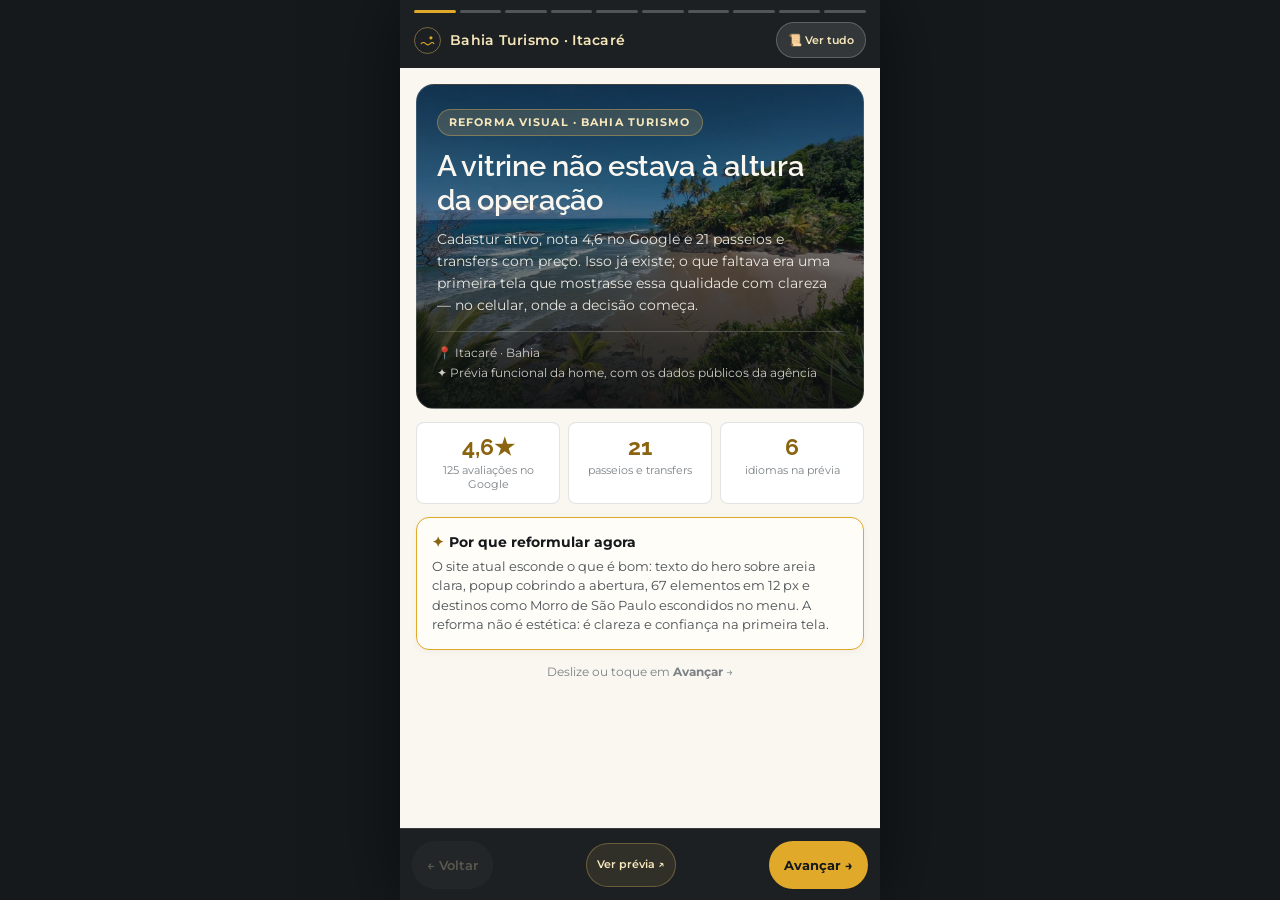
<file: proposta.html>
<!doctype html>
<html lang="pt-BR">
<head>
  <meta charset="utf-8">
  <meta name="viewport" content="width=device-width, initial-scale=1, viewport-fit=cover">
  <meta name="robots" content="noindex,nofollow">
  <title>Proposta — Bahia Turismo</title>
  <meta name="description" content="Apresentação da prévia do novo site da Bahia Turismo: o motivo da reforma visual, a nova home, a integração com o Mymento e os benefícios para a temporada.">
  <meta property="og:type" content="website">
  <meta property="og:url" content="https://bahiaturismo-previa.vercel.app/proposta">
  <meta property="og:title" content="Prévia do novo site — Bahia Turismo">
  <meta property="og:description" content="Apresentação interativa: o motivo da reforma visual, a nova home, a integração com o Mymento e os benefícios para a temporada.">
  <meta property="og:image" content="https://bahiaturismo-previa.vercel.app/assets/img/og-proposta.jpg">
  <meta property="og:image:width" content="1200">
  <meta property="og:image:height" content="630">
  <meta property="og:image:alt" content="Prévia do novo site da Bahia Turismo">
  <meta property="og:locale" content="pt_BR">
  <meta name="twitter:card" content="summary_large_image">
  <meta name="theme-color" content="#0c5454">
  <link rel="icon" href="assets/img/icon.png" type="image/png" sizes="64x64">
  <link rel="preconnect" href="https://fonts.googleapis.com">
  <link rel="preconnect" href="https://fonts.gstatic.com" crossorigin>
  <link href="https://fonts.googleapis.com/css2?family=Montserrat:wght@400;500;600;700&family=Raleway:wght@400;500;600;700&display=swap" rel="stylesheet">
  <style>
    :root{
      --ink:#15191b;
      --ink-2:#4b5155;
      --muted:#7b8185;
      --sea:#1f5fa0;
      --teal:#0c5454;
      --gold:#e0a92a;
      --gold-deep:#8a6410;
      --gold-soft:#f7e7bb;
      --paper:#faf7f1;
      --white:#fff;
      --sand:#ded5c4;
      --line:rgba(21,25,27,.12);
      --line-strong:rgba(21,25,27,.22);
      --serif:"Raleway",Georgia,serif;
      --sans:"Montserrat",-apple-system,BlinkMacSystemFont,"Segoe UI",Roboto,sans-serif;
      --r-lg:18px;
      --r-md:13px;
      --r-sm:8px;
      --shadow:0 10px 30px -14px rgba(21,25,27,.35);
    }

    *{box-sizing:border-box;margin:0;padding:0;-webkit-tap-highlight-color:transparent}

    html,body{
      width:100%;min-height:100%;
      background:var(--ink);
      color:var(--ink);
      font-family:var(--sans);
      line-height:1.5;
      overflow-x:hidden;
      overscroll-behavior-y:none;
    }

    /* moldura de app: mesma sensação de stories do celular, até no desktop */
    .app-viewport{
      width:100%;max-width:480px;min-height:100vh;margin:0 auto;
      background:var(--paper);
      display:flex;flex-direction:column;position:relative;
      box-shadow:0 0 70px rgba(0,0,0,.5);
    }

    .stories-header{
      position:sticky;top:0;z-index:100;
      padding:10px 14px;
      background:rgba(21,25,27,.97);
      -webkit-backdrop-filter:blur(10px);backdrop-filter:blur(10px);
      color:var(--gold-soft);
    }
    .story-progress-container{display:flex;gap:4px;width:100%;margin-bottom:9px}
    .story-progress-bar{height:3px;flex:1;background:rgba(255,255,255,.24);border-radius:999px;overflow:hidden}
    .story-progress-fill{width:0;height:100%;background:var(--gold);transition:width .25s ease}
    .story-progress-bar.completed .story-progress-fill,
    .story-progress-bar.active .story-progress-fill{width:100%}

    .stories-meta-row{display:flex;align-items:center;justify-content:space-between;gap:10px}
    .brand-pill{display:flex;align-items:center;gap:9px;font-size:.85rem;font-weight:600;letter-spacing:.02em}
    .brand-mark{width:27px;height:27px;display:grid;place-items:center;border:1px solid rgba(194,160,90,.55);border-radius:50%;color:var(--gold)}
    .brand-mark svg{width:17px;height:17px}
    .mode-switch-btn{
      background:rgba(255,255,255,.1);border:1px solid rgba(255,255,255,.22);
      color:var(--gold-soft);font-family:var(--sans);font-size:.71rem;font-weight:600;
      padding:6px 11px;border-radius:999px;cursor:pointer;min-height:36px;
    }
    .mode-switch-btn:hover{border-color:var(--gold)}

    .card-viewport{flex:1 0 auto;padding:16px 16px 96px;touch-action:pan-y}
    .story-card{display:none;animation:cardIn .22s ease-out}
    .story-card.active{display:block}
    @keyframes cardIn{from{opacity:0;transform:translateY(8px)}to{opacity:1;transform:none}}
    body.scroll-mode .story-card{display:block!important;margin-bottom:26px;padding-bottom:26px;border-bottom:1px dashed var(--line-strong)}
    body.scroll-mode .story-card:last-child{border-bottom:0}
    body.scroll-mode .bottom-nav-bar .nav-touch-btn{display:none}
    body.scroll-mode .bottom-nav-bar{justify-content:center}

    .kicker{
      display:inline-flex;align-items:center;gap:6px;
      font-size:.7rem;font-weight:700;text-transform:uppercase;letter-spacing:.12em;
      color:var(--gold-deep);margin-bottom:7px;
    }
    .card-title{
      font-family:var(--serif);font-size:1.66rem;line-height:1.18;
      letter-spacing:-.01em;color:var(--ink);font-weight:600;margin-bottom:9px;
    }
    .card-subtitle{font-size:.89rem;color:var(--ink-2);line-height:1.55;margin-bottom:15px}
    .card-note{font-size:.76rem;color:var(--muted);line-height:1.5}

    .cover-card{
      position:relative;overflow:hidden;
      border-radius:var(--r-lg);padding:24px 20px;margin-bottom:13px;
      color:var(--paper);
      background:
        linear-gradient(180deg,rgba(10,14,15,.62) 0%,rgba(10,14,15,.45) 40%,rgba(10,14,15,.92) 100%),
        url("assets/img/hero-1.jpg") center/cover no-repeat;
      border:1px solid rgba(255,255,255,.14);
    }
    .cover-tag{
      display:inline-block;background:rgba(194,160,90,.22);color:var(--gold-soft);
      border:1px solid rgba(194,160,90,.5);border-radius:999px;
      padding:4px 11px;font-size:.7rem;font-weight:700;letter-spacing:.1em;
      text-transform:uppercase;margin-bottom:13px;
    }
    .cover-card .card-title{color:var(--paper);font-size:1.82rem;margin-bottom:10px}
    .cover-card .card-subtitle{color:rgba(250,247,240,.9)}
    .cover-foot{
      margin-top:14px;padding-top:11px;border-top:1px solid rgba(255,255,255,.2);
      font-size:.76rem;color:rgba(250,247,240,.8);line-height:1.7;
    }

    .stat-row{display:flex;gap:8px;margin-bottom:13px}
    .stat-item{
      flex:1;background:var(--white);border:1px solid var(--line);
      border-radius:var(--r-sm);padding:11px 7px;text-align:center;
    }
    .stat-val{font-family:var(--serif);font-size:1.45rem;font-weight:700;color:var(--gold-deep);line-height:1.1}
    .stat-label{font-size:.7rem;color:var(--muted);margin-top:3px;line-height:1.3}

    .touch-box{
      background:var(--white);border:1px solid var(--line);
      border-radius:var(--r-md);padding:15px;margin-bottom:11px;box-shadow:0 2px 8px rgba(21,25,27,.04);
    }
    .touch-box.highlight{border-color:var(--gold);background:#fffdf8}
    .touch-box h3{font-size:.9rem;color:var(--ink);margin-bottom:5px;font-weight:700;line-height:1.35}
    .touch-box h3 .ico{color:var(--gold-deep);margin-inline-end:5px}
    .touch-box p{font-size:.8rem;color:var(--ink-2);line-height:1.5}
    .touch-box.compact{padding:12px 14px}

    .alert-chip{
      background:#fffdf7;border-inline-start:3px solid var(--gold);
      padding:9px 12px;border-radius:0 var(--r-sm) var(--r-sm) 0;
      font-size:.79rem;color:var(--ink-2);margin-bottom:8px;line-height:1.45;
    }
    .alert-chip strong{display:block;color:var(--gold-deep);font-size:.8rem;margin-bottom:1px}

    .benefit-list{display:flex;flex-direction:column;gap:8px;margin-bottom:11px}
    .benefit-item{
      display:flex;gap:11px;align-items:flex-start;
      background:var(--white);border:1px solid var(--line);
      border-radius:var(--r-md);padding:11px 12px;
    }
    .benefit-num{
      flex:none;width:25px;height:25px;border-radius:50%;
      background:var(--gold-soft);color:var(--gold-deep);
      display:grid;place-items:center;font-size:.73rem;font-weight:700;
    }
    .benefit-item h3{font-size:.83rem;font-weight:700;line-height:1.3;margin-bottom:2px}
    .benefit-item p{font-size:.74rem;color:var(--ink-2);line-height:1.45}

    .tech-grid-2x2{display:grid;grid-template-columns:1fr 1fr;gap:9px;margin-bottom:12px}
    .tech-mini-card{background:var(--white);border:1px solid var(--line);border-radius:var(--r-sm);padding:13px 11px}
    .tech-mini-card .tag{display:block;font-size:.66rem;text-transform:uppercase;letter-spacing:.09em;color:var(--gold-deep);font-weight:700;margin-bottom:4px}
    .tech-mini-card h4{font-size:.84rem;line-height:1.3;margin-bottom:3px;font-weight:700}
    .tech-mini-card p{font-size:.73rem;color:var(--muted);line-height:1.4}

    .mobile-preview-box{
      background:#101416;border:1px solid rgba(255,255,255,.14);
      border-radius:var(--r-lg);padding:11px;margin:13px 0;text-align:center;
    }
    .preview-phone-screen{width:100%;height:380px;border:0;border-radius:var(--r-md);background:#fff;display:block}
    .tap-preview-link{
      display:flex;align-items:center;justify-content:center;gap:7px;
      background:var(--gold);color:var(--ink);font-weight:700;font-size:.85rem;
      padding:13px;border-radius:10px;text-decoration:none;margin-top:10px;min-height:46px;
    }
    .tap-preview-link:hover{background:var(--gold-soft)}
    .tap-preview-link.dark{background:var(--ink);color:var(--gold-soft);border:1px solid rgba(194,160,90,.4)}

    .package-chip{
      background:var(--white);border:1.5px solid var(--line-strong);
      border-radius:var(--r-md);padding:15px;margin-bottom:11px;position:relative;cursor:pointer;
      transition:border-color .2s ease,background .2s ease,box-shadow .2s ease;
    }
    .package-chip:hover{border-color:var(--gold)}
    .package-chip.selected{border-color:var(--gold);background:#fffdf8;box-shadow:0 6px 18px -8px rgba(133,102,39,.4)}
    .package-ribbon{
      position:absolute;top:-10px;inset-inline-end:13px;background:var(--ink);color:var(--gold-soft);
      font-size:.65rem;font-weight:700;letter-spacing:.08em;text-transform:uppercase;
      padding:3px 9px;border-radius:999px;
    }
    .package-header{display:flex;justify-content:space-between;align-items:flex-start;gap:10px;margin-bottom:6px}
    .package-name{font-weight:700;font-size:1rem;line-height:1.2}
    .package-desc{font-size:.73rem;color:var(--muted);margin-top:2px}
    .package-price{font-family:var(--serif);font-size:.85rem;font-weight:700;color:var(--gold-deep);white-space:nowrap;text-align:end}
    .feature-list{list-style:none;font-size:.79rem;color:var(--ink-2);margin-top:8px}
    .feature-list li{padding:3px 0;display:flex;align-items:flex-start;gap:7px;line-height:1.4}
    .feature-list li::before{content:"✓";color:var(--gold-deep);font-weight:700}

    .timeline-mobile{margin-top:10px}
    .timeline-row{display:flex;gap:11px;align-items:flex-start;margin-bottom:11px}
    .timeline-badge{
      background:var(--gold-deep);color:#fff;font-size:.71rem;font-weight:700;
      padding:5px 8px;border-radius:6px;min-width:48px;text-align:center;flex:none;
    }
    .timeline-badge.final{background:var(--ink);color:var(--gold-soft)}
    .timeline-info h4{font-size:.86rem;margin-bottom:1px;font-weight:700;line-height:1.25}
    .timeline-info p{font-size:.76rem;color:var(--muted);line-height:1.4}

    .case-card{overflow:hidden;border:1.5px solid var(--line);border-radius:var(--r-md);padding:0;margin-top:12px;background:var(--white)}
    .case-media{height:122px;background:var(--ink);overflow:hidden;position:relative}
    .case-media img{width:100%;height:100%;object-fit:cover;opacity:.9;display:block}
    .case-label{position:absolute;top:9px;inset-inline-start:10px;background:rgba(21,25,27,.88);color:var(--gold-soft);font-size:.66rem;padding:3px 8px;border-radius:6px}
    .case-body{padding:12px 14px}
    .case-body p{font-size:.77rem;color:var(--ink-2);line-height:1.45;margin-top:4px}
    .case-body a{display:inline-flex;align-items:center;gap:5px;color:var(--gold-deep);font-weight:700;font-size:.8rem;text-decoration:none;margin-top:8px}

    .bottom-nav-bar{
      position:fixed;bottom:0;left:50%;transform:translateX(-50%);
      width:100%;max-width:480px;height:72px;z-index:1000;
      background:rgba(21,25,27,.97);
      -webkit-backdrop-filter:blur(12px);backdrop-filter:blur(12px);
      border-top:1px solid rgba(255,255,255,.12);
      display:flex;align-items:center;justify-content:space-between;gap:6px;padding:0 12px;
    }
    .nav-touch-btn{
      height:48px;padding:0 15px;border:0;border-radius:999px;
      font-family:var(--sans);font-size:.83rem;font-weight:600;
      display:inline-flex;align-items:center;gap:5px;cursor:pointer;
      transition:opacity .15s,transform .1s;
    }
    .nav-touch-btn:active{transform:scale(.97)}
    .btn-prev{background:rgba(255,255,255,.12);color:var(--gold-soft)}
    .btn-prev:disabled{opacity:.28;cursor:not-allowed}
    .btn-next{background:var(--gold);color:var(--ink);font-weight:700}
    .btn-site-peek{
      color:var(--gold-soft);border:1px solid rgba(194,160,90,.4);background:rgba(194,160,90,.13);
      height:44px;padding:0 10px;border-radius:999px;display:flex;align-items:center;gap:5px;
      font-size:.71rem;font-weight:600;text-decoration:none;white-space:nowrap;
    }

    .interest-btn{
      width:100%;min-height:52px;margin-top:14px;
      background:linear-gradient(135deg,var(--ink) 0%,#3c4446 100%);
      color:var(--gold-soft);font-family:var(--sans);font-size:.97rem;font-weight:700;
      border:1px solid rgba(194,160,90,.5);border-radius:999px;
      display:flex;align-items:center;justify-content:center;gap:8px;
      text-decoration:none;cursor:pointer;
    }
    .interest-btn:active{transform:scale(.98)}
    .interest-feedback{
      display:none;background:#fffdf7;border:1px solid var(--gold);
      border-radius:var(--r-md);padding:12px;margin-top:10px;text-align:center;
    }
    .interest-feedback strong{color:var(--gold-deep);font-size:.86rem}
    .interest-feedback p{color:var(--muted);font-size:.76rem;margin-top:3px}

    .balloons-overlay{position:fixed;inset:0;pointer-events:none;z-index:9999;overflow:hidden}
    .floating-balloon{position:absolute;bottom:-60px;font-size:2rem;user-select:none;animation:floatUp 3.2s cubic-bezier(.25,.8,.25,1) forwards}
    @keyframes floatUp{
      0%{transform:translateY(0) rotate(0);opacity:0}
      10%{opacity:1}85%{opacity:1}
      100%{transform:translateY(-115vh) rotate(25deg);opacity:0}
    }

    .finish-modal{
      display:none;position:fixed;inset:0;z-index:10000;
      background:rgba(21,25,27,.9);-webkit-backdrop-filter:blur(8px);backdrop-filter:blur(8px);
      align-items:center;justify-content:center;padding:20px;
    }
    .finish-modal.active{display:flex;animation:fadeIn .25s ease-out}
    @keyframes fadeIn{from{opacity:0}to{opacity:1}}
    .finish-modal-box{
      background:var(--paper);border:1px solid var(--line);border-radius:var(--r-lg);
      padding:28px 22px;max-width:380px;width:100%;text-align:center;box-shadow:0 24px 60px rgba(0,0,0,.5);
    }
    .finish-modal-box h3{font-family:var(--serif);font-size:1.55rem;margin:8px 0}
    .finish-modal-box p{font-size:.84rem;color:var(--ink-2);line-height:1.5;margin-bottom:19px}
    .finish-modal-actions{display:flex;flex-direction:column;gap:9px}
    .finish-btn-primary{background:var(--gold);color:var(--ink);font-weight:700;padding:14px;border-radius:999px;text-decoration:none;font-size:.9rem;min-height:46px;display:grid;place-items:center}
    .finish-btn-secondary{background:transparent;color:var(--ink);font-weight:600;padding:11px;border-radius:999px;border:1px solid var(--line-strong);text-decoration:none;font-size:.83rem;cursor:pointer;min-height:42px}
    .finish-btn-secondary.plain{border:0;color:var(--muted)}

    .swipe-hint{font-size:.72rem;color:var(--muted);text-align:center;margin-top:14px;display:flex;align-items:center;justify-content:center;gap:5px}

    @media (max-width:380px){
      .card-viewport{padding:13px 12px 94px}
      .card-title{font-size:1.5rem}
      .cover-card .card-title{font-size:1.62rem}
      .bottom-nav-bar{padding:0 9px}
      .nav-touch-btn{padding:0 11px;font-size:.78rem}
      .btn-site-peek{font-size:.66rem;padding:0 8px}
    }
    @media (prefers-reduced-motion:reduce){
      *,*::before,*::after{animation-duration:.01ms!important;transition-duration:.01ms!important}
    }
  </style>
</head>
<body>

<div class="app-viewport" id="viewport">

  <header class="stories-header">
    <div class="story-progress-container" id="progressBars" aria-hidden="true"></div>
    <div class="stories-meta-row">
      <div class="brand-pill">
        <span class="brand-mark" aria-hidden="true">
          <svg viewBox="0 0 32 32" fill="none" stroke="currentColor" stroke-width="2" stroke-linecap="round"><path d="M4 22c3-3 5.5-3 8.5 0s5.5 3 8.5 0 5.5-3 7 0"/><circle cx="22.5" cy="11" r="3" fill="currentColor" stroke="none"/></svg>
        </span>
        <span>Bahia Turismo · Itacaré</span>
      </div>
      <button class="mode-switch-btn" id="modeToggle" type="button" onclick="toggleScrollMode()">📜 Ver tudo</button>
    </div>
  </header>

  <main class="card-viewport" id="cardViewport">

    <!-- 1 · CAPA -->
    <section class="story-card active" data-index="0">
      <div class="cover-card">
        <span class="cover-tag">Reforma visual · Bahia Turismo</span>
        <h1 class="card-title">A vitrine não estava à altura da operação</h1>
        <p class="card-subtitle">
          Cadastur ativo, nota 4,6 no Google e 21 passeios e transfers com preço. Isso já existe; o que faltava era uma primeira tela que mostrasse essa qualidade com clareza — no celular, onde a decisão começa.
        </p>
        <div class="cover-foot">
          📍 Itacaré · Bahia<br>
          ✦ Prévia funcional da home, com os dados públicos da agência
        </div>
      </div>

      <div class="stat-row">
        <div class="stat-item"><div class="stat-val">4,6★</div><div class="stat-label">125 avaliações no Google</div></div>
        <div class="stat-item"><div class="stat-val">21</div><div class="stat-label">passeios e transfers</div></div>
        <div class="stat-item"><div class="stat-val">6</div><div class="stat-label">idiomas na prévia</div></div>
      </div>

      <div class="touch-box highlight">
        <h3><span class="ico">✦</span>Por que reformular agora</h3>
        <p>O site atual esconde o que é bom: texto do hero sobre areia clara, popup cobrindo a abertura, 67 elementos em 12 px e destinos como Morro de São Paulo escondidos no menu. A reforma não é estética: é clareza e confiança na primeira tela.</p>
      </div>

      <div class="swipe-hint"><span>Deslize ou toque em <strong>Avançar</strong> →</span></div>
    </section>

    <!-- 2 · DIAGNÓSTICO -->
    <section class="story-card" data-index="1">
      <div class="kicker">01 · O que foi medido</div>
      <h2 class="card-title">A operação já é boa. A vitrine é que não ajuda.</h2>
      <p class="card-subtitle">Olhei o site atual com calma e separei o que aproveitar do que atrapalha. Nada de inventar problema:</p>

      <div class="alert-chip"><strong>Meta description vazia</strong>O Google escolhe o resumo sozinho — e nem sempre escolhe bem.</div>
      <div class="alert-chip"><strong>Telefone não clicável</strong>Zero links <code>tel:</code> num negócio que vende por telefone e WhatsApp.</div>
      <div class="alert-chip"><strong>Hero ilegível</strong>Texto branco sobre areia clara: a chamada some na primeira tela.</div>
      <div class="alert-chip"><strong>Popup sobre o hero</strong>A primeira coisa que o visitante vê é um modal "Black November", não a agência.</div>

      <div class="touch-box highlight">
        <h3><span class="ico">✓</span>O que fica e ganha destaque</h3>
        <p>Cadastur ativo, JSON-LD de agência de viagens bem montado, blog e área do cliente no ar, 11 passeios e 10 transfers com preço real. Isso é material pronto — a página nova só organiza e mostra.</p>
      </div>
    </section>

    <!-- 3 · MUDANÇAS -->
    <section class="story-card" data-index="2">
      <div class="kicker">02 · Como funciona na prática</div>
      <h2 class="card-title">Três mudanças que o visitante sente de cara</h2>
      <p class="card-subtitle">Sem promessa de tecnologia mirabolante: organizar o que já existe e tirar as barreiras entre a pergunta e a reserva.</p>

      <div class="touch-box">
        <h3><span class="ico">1</span>Catálogo que se encontra</h3>
        <p>Passeios por destino, com filtro, duração e preço à vista. Ilhéus, Morro de São Paulo, Boipeba e Chapada Diamantina deixam de ficar escondidos no menu.</p>
      </div>
      <div class="touch-box">
        <h3><span class="ico">2</span>WhatsApp que já vende</h3>
        <p>O botão de cada passeio abre uma conversa com o nome do passeio, o preço e o número de pessoas escritos. Quem chega já sabe o que quer — e vocês respondem menos o básico.</p>
      </div>
      <div class="touch-box">
        <h3><span class="ico">3</span>Do turista de fora</h3>
        <p>Seis idiomas: português, inglês, hebraico, espanhol, francês e italiano. Bandeiras na seleção, hebraico da direita para a esquerda e a escolha lembrada na próxima visita.</p>
      </div>

      <div class="touch-box compact highlight">
        <p><strong>Sem checkout novo:</strong> a prévia usa WhatsApp. Se preferirem, os mesmos botões podem apontar para o Mymento de vocês — a decisão é sua.</p>
      </div>
    </section>

    <!-- 4 · PRÉVIA AO VIVO -->
    <section class="story-card" data-index="3">
      <div class="kicker">03 · O protótipo pronto</div>
      <h2 class="card-title">A prévia já está no ar — abra no seu celular</h2>
      <p class="card-subtitle">Navegue aqui mesmo ou em tela cheia. Pode testar os idiomas, o filtro e os botões de WhatsApp.</p>

      <div class="mobile-preview-box">
        <iframe class="preview-phone-screen" src="./index.html?lang=pt" title="Prévia da home da Bahia Turismo" loading="lazy"></iframe>
        <a class="tap-preview-link" href="./index.html" target="_blank" rel="noopener">Ver site em tela cheia ↗</a>
      </div>

      <p class="card-note">Os preços vêm do catálogo público, conferidos em 18/11/2026. Antes de publicar, confirmamos temporada e direito de uso das fotos.</p>
    </section>

    <!-- 5 · PARTE TÉCNICA -->
    <section class="story-card" data-index="4">
      <div class="kicker">04 · Nos bastidores</div>
      <h2 class="card-title">A parte chata já fica resolvida</h2>
      <p class="card-subtitle">Vocês não precisam contratar provedor, contratar desenvolvedor de plantão ou aprender painel novo.</p>

      <div class="tech-grid-2x2">
        <div class="tech-mini-card"><span class="tag">Busca</span><h4>Título e descrição</h4><p>Meta description e Open Graph preenchidos; JSON-LD mantido.</p></div>
        <div class="tech-mini-card"><span class="tag">Velocidade</span><h4>Sem framework</h4><p>HTML e CSS puros, sem build, sem bibliotecas para carregar.</p></div>
        <div class="tech-mini-card"><span class="tag">Celular</span><h4>Testado em 3 telas</h4><p>1440, 768 e 390 px: sem rolagem lateral e sem links pequenos.</p></div>
        <div class="tech-mini-card"><span class="tag">Confiança</span><h4>4,6 no Google</h4><p>Cadastur e avaliações reais aparecem como prova, não como texto inventado.</p></div>
      </div>

      <div class="touch-box compact">
        <h3><span class="ico">✦</span>Depois de aprovado</h3>
        <p>Publicação no endereço oficial, com cadeado SSL e ajuste da ficha no Google Meu Negócio. Nenhuma mensalidade obrigatória para manter a página no ar.</p>
      </div>
    </section>

    <!-- 6 · INTEGRAÇÃO COM O SISTEMA ATUAL -->
    <section class="story-card" data-index="5">
      <div class="kicker">05 · No sistema de vocês</div>
      <h2 class="card-title">A nova página entra na frente do Mymento — não no lugar dele</h2>
      <p class="card-subtitle">Reserva, Pix e PayPal continuam no sistema que vocês já usam. A prévia só cuida da vitrine e leva o visitante até a reserva com menos dúvida.</p>

      <div class="tech-grid-2x2">
        <div class="tech-mini-card"><span class="tag">Catálogo</span><h4>21 produtos</h4><p>Os 11 passeios e 10 transfers do Mymento viram cards com filtro, duração e preço.</p></div>
        <div class="tech-mini-card"><span class="tag">Reserva</span><h4>Checkout atual</h4><p>Os botões podem abrir a ficha de cada passeio no Mymento; Pix e PayPal seguem com vocês.</p></div>
        <div class="tech-mini-card"><span class="tag">Contato</span><h4>WhatsApp</h4><p>Ou, se preferirem, a conversa já chega com passeio, valor e número de pessoas escritos.</p></div>
        <div class="tech-mini-card"><span class="tag">Confiança</span><h4>Google e Cadastur</h4><p>JSON-LD, QR da Cadastur, blog e área do cliente são mantidos e linkados na home.</p></div>
      </div>

      <div class="touch-box highlight">
        <h3><span class="ico">✦</span>O que muda na rotina</h3>
        <p>Nenhuma migração e nenhum painel novo: vocês seguem vendendo no Mymento. Só a entrada muda — em vez de um menu com 21 itens escondidos, o visitante vê destinos e preços na primeira tela.</p>
      </div>

      <div class="touch-box compact">
        <p><strong>Por passeio:</strong> cada card pode apontar para o checkout ou para o WhatsApp. A escolha fica com vocês e é ajustada no briefing.</p>
      </div>
    </section>

    <!-- 7 · BENEFÍCIOS EM TEMPORADA -->
    <section class="story-card" data-index="6">
      <div class="kicker">06 · Enquanto a temporada acontece</div>
      <h2 class="card-title">Quatro benefícios que valem já nesta temporada</h2>
      <p class="card-subtitle">Não são promessas de faturamento: são pontos de atrito que a página nova tira do caminho de quem está decidindo agora.</p>

      <div class="benefit-list">
        <div class="benefit-item"><span class="benefit-num">1</span><div><h3>WhatsApp com contexto</h3><p>Em vez de "quanto custa?", a mensagem chega com passeio, valor e número de pessoas. O atendimento das 8h às 22h começa com a pergunta já respondida.</p></div></div>
        <div class="benefit-item"><span class="benefit-num">2</span><div><h3>21 opções achadas rápido</h3><p>Morro de São Paulo, Boipeba e Ilhéus hoje ficam dentro de menu. Com filtro por destino e preço à vista, o turista encontra em segundos o que procura.</p></div></div>
        <div class="benefit-item"><span class="benefit-num">3</span><div><h3>Turista de fora entende a oferta</h3><p>Seis idiomas, bandeiras na seleção e hebraico da direita para a esquerda. Quem não fala português consegue escolher sem depender de tradução.</p></div></div>
        <div class="benefit-item"><span class="benefit-num">4</span><div><h3>Confiança na primeira tela</h3><p>4,6★ em 125 avaliações e Cadastur ativo aparecem antes da dúvida — no lugar do popup que hoje cobre o hero.</p></div></div>
      </div>

      <div class="touch-box compact highlight">
        <p><strong>E sem mudar o sistema:</strong> a temporada segue rodando no Mymento. A página nova só faz o visitante chegar melhor informado ao checkout ou ao WhatsApp.</p>
      </div>

      <p class="card-note">Preços e datas da temporada precisam da sua confirmação antes de publicar; a prévia usa os valores do catálogo público de 18/11/2026.</p>
    </section>

    <!-- 8 · ESCOPO -->
    <section class="story-card" data-index="7">
      <div class="kicker">07 · Escopo e investimento</div>
      <h2 class="card-title">Escolha o tamanho da primeira entrega</h2>
      <p class="card-subtitle">Toque numa opção para ver o que entra. Os valores são apresentados separadamente, conforme o escopo escolhido.</p>

      <div class="package-chip" id="pkg1" onclick="selectPackage(1)">
        <div class="package-header">
          <div><div class="package-name">Vitrine + WhatsApp</div><div class="package-desc">O que você já está vendo na prévia</div></div>
          <div class="package-price">a combinar</div>
        </div>
        <ul class="feature-list">
          <li>11 passeios e 10 transfers com filtro</li>
          <li>Botões que abrem o WhatsApp com a mensagem pronta</li>
          <li>Título, descrição e marca dourada da agência</li>
          <li>Responsivo e testado no celular</li>
        </ul>
      </div>

      <div class="package-chip selected" id="pkg2" onclick="selectPackage(2)">
        <span class="package-ribbon">Recomendado</span>
        <div class="package-header">
          <div><div class="package-name">Publicação + idiomas</div><div class="package-desc">Pronto para receber turista de fora</div></div>
          <div class="package-price">a combinar</div>
        </div>
        <ul class="feature-list">
          <li><strong>Tudo do escopo anterior</strong></li>
          <li>Seis idiomas com bandeiras e hebraico em RTL</li>
          <li>Publicação no domínio e ajuste no Google Meu Negócio</li>
          <li>Revisão final com vocês, no celular</li>
          <li>Acompanhamento após o lançamento</li>
        </ul>
      </div>

      <div class="package-chip" id="pkg3" onclick="selectPackage(3)">
        <div class="package-header">
          <div><div class="package-name">Vitrine + Mymento</div><div class="package-desc">Mantém o checkout que vocês já usam</div></div>
          <div class="package-price">a combinar</div>
        </div>
        <ul class="feature-list">
          <li>Mesmo catálogo e mesma navegação</li>
          <li>Botões de reserva apontando para o checkout atual</li>
          <li>Pix e PayPal seguem com o sistema de vocês</li>
        </ul>
      </div>

      <p class="card-note">Condições de pagamento e prazo apresentados junto com o orçamento.</p>
    </section>

    <!-- 9 · QUEM ASSINA -->
    <section class="story-card" data-index="8">
      <div class="kicker">08 · Quem assina o projeto</div>
      <h2 class="card-title">Arthur Horyu — tecnologia e imagem a serviço do turismo</h2>
      <p class="card-subtitle">Trabalho com desenvolvimento, design e imagem para negócios locais que vivem de gente chegando de fora.</p>

      <div class="touch-box compact">
        <p><strong>Contato direto:</strong> você fala com quem monta a página, sem agência no meio.</p>
      </div>
      <div class="touch-box compact">
        <p><strong>Olhar de turismo:</strong> já desenvolvi o site do Recanto Ponte de Pedra, atrativo turístico e gastronômico da região.</p>
      </div>
      <div class="touch-box compact">
        <p><strong>Tecnologia leve:</strong> página rápida, sem mensalidade de plataforma e sem comissão por reserva.</p>
      </div>

      <div class="case-card">
        <div class="case-media"><img src="assets/img/hero-1.jpg" alt="Vista de Itacaré">
          <span class="case-label">bahia turismo · prévia</span>
        </div>
        <div class="case-body">
          <strong>Aqui mesmo, em Itacaré</strong>
          <p>A prévia foi montada com fotos e dados do próprio catálogo da Bahia Turismo — não é um modelo genérico trocado pelo nome da agência.</p>
        </div>
      </div>

      <a class="tap-preview-link dark" href="https://horyu-arthur.vercel.app/" target="_blank" rel="noopener">Ver portfólio completo ↗</a>
    </section>

    <!-- 10 · PRAZO E FECHAMENTO -->
    <section class="story-card" data-index="9">
      <div class="kicker">09 · Como chegamos no ar</div>
      <h2 class="card-title">Cinco dias, sem mexer na rotina de vocês</h2>
      <p class="card-subtitle">O passo a passo depende só de uma confirmação sua de preços e fotos.</p>

      <div class="timeline-mobile">
        <div class="timeline-row"><div class="timeline-badge">Dia 1</div><div class="timeline-info"><h4>Briefing e conferência</h4><p>Preços da temporada, fotos permitidas e idiomas prioritários.</p></div></div>
        <div class="timeline-row"><div class="timeline-badge">Dia 2</div><div class="timeline-info"><h4>Catálogo e textos</h4><p>Passeios, transfers e WhatsApp com as mensagens certas.</p></div></div>
        <div class="timeline-row"><div class="timeline-badge">Dia 3</div><div class="timeline-info"><h4>Idiomas e busca</h4><p>Seis línguas, título, descrição e ficha no Google ajustados.</p></div></div>
        <div class="timeline-row"><div class="timeline-badge">Dia 4</div><div class="timeline-info"><h4>Revisão com vocês</h4><p>Vocês testam no celular e pedem qualquer ajuste.</p></div></div>
        <div class="timeline-row"><div class="timeline-badge final">Dia 5</div><div class="timeline-info"><h4>Publicação 🚀</h4><p>Endereço oficial no ar, pronto para a temporada.</p></div></div>
      </div>

      <div class="touch-box compact highlight">
        <p><strong>Obrigado pela atenção!</strong> Se fizer sentido, a gente conversa com calma e ajusta o que vocês acharem necessário.</p>
      </div>

      <a class="interest-btn" id="btnInterest" href="https://wa.me/5573998429935?text=Oi%21%20Vi%20a%20pr%C3%A9via%20do%20site%20da%20Bahia%20Turismo%20e%20quero%20conversar." target="_blank" rel="noopener" onclick="celebrateInterest()">🎈 Gostei, vamos conversar!</a>
      <div class="interest-feedback" id="interestFeedback"><strong>Que bom! A conversa abre no WhatsApp.</strong><p>Se preferir, ligue: (73) 99842-9935.</p></div>
    </section>

  </main>

  <div class="finish-modal" id="finishModal" role="dialog" aria-modal="true" aria-labelledby="finishTitle">
    <div class="finish-modal-box">
      <div style="font-size:2rem;line-height:1">✦</div>
      <h3 id="finishTitle">Obrigado!</h3>
      <p>Foi um prazer preparar essa prévia para a Bahia Turismo. Se quiser, revisitar o site ou voltamos do começo da apresentação.</p>
      <div class="finish-modal-actions">
        <a class="finish-btn-primary" href="./index.html" target="_blank" rel="noopener">Ver site em tela cheia ↗</a>
        <button class="finish-btn-secondary" type="button" onclick="restartPresentation()">Rever a apresentação</button>
        <button class="finish-btn-secondary plain" type="button" onclick="closeFinishModal()">Fechar</button>
      </div>
    </div>
  </div>

  <div class="balloons-overlay" id="balloonsContainer" aria-hidden="true"></div>

  <nav class="bottom-nav-bar" aria-label="Navegação da apresentação">
    <button class="nav-touch-btn btn-prev" id="btnPrev" type="button" onclick="prevCard()" disabled>← Voltar</button>
    <a class="btn-site-peek" href="./index.html" target="_blank" rel="noopener">Ver prévia ↗</a>
    <button class="nav-touch-btn btn-next" id="btnNext" type="button" onclick="nextCard()">Avançar →</button>
  </nav>

</div>

<script>
  (function () {
    var currentIndex = 0;
    var isScrollMode = false;
    var cards = document.querySelectorAll(".story-card");
    var totalCards = cards.length;
    var barsHost = document.getElementById("progressBars");
    for (var b = 0; b < totalCards; b++) {
      var bar = document.createElement("div");
      bar.className = "story-progress-bar";
      var fill = document.createElement("div");
      fill.className = "story-progress-fill";
      bar.appendChild(fill);
      barsHost.appendChild(bar);
    }
    var bars = barsHost.querySelectorAll(".story-progress-bar");
    var btnPrev = document.getElementById("btnPrev");
    var btnNext = document.getElementById("btnNext");
    var modeBtn = document.getElementById("modeToggle");
    var viewport = document.getElementById("cardViewport");
    var modal = document.getElementById("finishModal");

    function showCard(index) {
      if (isScrollMode) return;
      currentIndex = Math.max(0, Math.min(index, totalCards - 1));
      Array.prototype.forEach.call(cards, function (card, i) {
        card.classList.toggle("active", i === currentIndex);
      });
      Array.prototype.forEach.call(bars, function (bar, i) {
        bar.classList.toggle("completed", i < currentIndex);
        bar.classList.toggle("active", i === currentIndex);
      });
      btnPrev.disabled = currentIndex === 0;
      btnNext.textContent = currentIndex === totalCards - 1 ? "Finalizar ✓" : "Avançar →";
      window.scrollTo({ top: 0, behavior: "smooth" });
    }

    function nextCard() {
      if (currentIndex < totalCards - 1) showCard(currentIndex + 1);
      else openFinishModal();
    }

    function prevCard() {
      if (currentIndex > 0) showCard(currentIndex - 1);
    }

    function openFinishModal() {
      celebrate();
      modal.classList.add("active");
      modal.querySelector(".finish-btn-secondary").focus();
    }

    function closeFinishModal() { modal.classList.remove("active"); }

    function restartPresentation() {
      closeFinishModal();
      showCard(0);
    }

    function celebrateInterest() {
      document.getElementById("interestFeedback").style.display = "block";
      celebrate();
    }

    function celebrate() {
      var container = document.getElementById("balloonsContainer");
      var emojis = ["🎈", "✦", "🌴", "🎉", "🐋", "✨", "🎈"];
      for (var i = 0; i < 20; i++) {
        var b = document.createElement("div");
        b.className = "floating-balloon";
        b.textContent = emojis[Math.floor(Math.random() * emojis.length)];
        b.style.left = (Math.random() * 88 + 4) + "vw";
        b.style.animationDuration = (2.2 + Math.random() * 1.6) + "s";
        b.style.animationDelay = (Math.random() * 0.5) + "s";
        container.appendChild(b);
        (function (node) { window.setTimeout(function () { node.remove(); }, 4400); })(b);
      }
    }

    function toggleScrollMode() {
      isScrollMode = !isScrollMode;
      document.body.classList.toggle("scroll-mode", isScrollMode);
      modeBtn.textContent = isScrollMode ? "📱 Modo stories" : "📜 Ver tudo";
      if (!isScrollMode) showCard(currentIndex);
    }

    function selectPackage(num) {
      for (var i = 1; i <= 3; i++) {
        var chip = document.getElementById("pkg" + i);
        if (chip) chip.classList.toggle("selected", i === num);
      }
    }

    var startX = 0, startY = 0;
    viewport.addEventListener("touchstart", function (e) {
      startX = e.changedTouches[0].screenX;
      startY = e.changedTouches[0].screenY;
    }, { passive: true });
    viewport.addEventListener("touchend", function (e) {
      if (isScrollMode || modal.classList.contains("active")) return;
      var dx = e.changedTouches[0].screenX - startX;
      var dy = e.changedTouches[0].screenY - startY;
      if (Math.abs(dx) > 45 && Math.abs(dx) > Math.abs(dy) * 1.4) {
        if (dx < 0) nextCard(); else prevCard();
      }
    }, { passive: true });

    window.addEventListener("keydown", function (e) {
      if (modal.classList.contains("active")) {
        if (e.key === "Escape") closeFinishModal();
        return;
      }
      if (isScrollMode) return;
      if (e.target && /^(INPUT|TEXTAREA|IFRAME)$/.test(e.target.tagName)) return;
      if (e.key === "ArrowRight") nextCard();
      else if (e.key === "ArrowLeft") prevCard();
    });

    modal.addEventListener("click", function (e) { if (e.target === modal) closeFinishModal(); });

    window.nextCard = nextCard;
    window.prevCard = prevCard;
    window.toggleScrollMode = toggleScrollMode;
    window.selectPackage = selectPackage;
    window.celebrateInterest = celebrateInterest;
    window.restartPresentation = restartPresentation;
    window.closeFinishModal = closeFinishModal;

    showCard(0);
  })();
</script>
</body>
</html>
</file>
<file: styles.css>
/* Bahia Turismo — estrutura do Fulidhoo Tours, tom do Snami Travel */

:root{
  --ink:#15191b;
  --ink-2:#4b5155;
  --ink-3:#7b8185;
  --paper:#faf7f1;
  --cream:#f2ece0;
  --sand:#ded5c4;
  --sea:#1f5fa0;
  --sea-deep:#143f6e;
  --teal:#0c5454;
  --gold:#e0a92a;
  --gold-deep:#8a6410;
  --header-h:74px;
  --display:"Raleway", "Helvetica Neue", Arial, sans-serif;
  --sans:"Montserrat", system-ui, -apple-system, "Segoe UI", sans-serif;
}

*,*::before,*::after{box-sizing:border-box}

html{-webkit-text-size-adjust:100%}
html:focus-within{scroll-behavior:smooth}

body{
  margin:0;
  background:var(--paper);
  color:var(--ink);
  font-family:var(--sans);
  font-size:16px;
  font-weight:400;
  line-height:1.65;
  -webkit-font-smoothing:antialiased;
  overflow-x:hidden;
}

img{max-width:100%;display:block;height:auto}
a{color:inherit}
h1,h2,h3{font-family:var(--display);font-weight:300;letter-spacing:-.025em;margin:0}
p{margin:0}
ul,ol{margin:0;padding:0;list-style:none}

.container{width:min(1240px, calc(100% - 48px));margin-inline:auto}

.skip-link{
  position:fixed;inset-inline-start:12px;top:12px;z-index:100;
    background:var(--sea-deep);color:#fff;
  padding:12px 18px;text-decoration:none;
  transform:translateY(-220%);
}
.skip-link:focus{transform:none}

:focus-visible{outline:2px solid var(--gold);outline-offset:3px}

/* ---------- tipografia de apoio ---------- */

.eyebrow{
  font-size:11px;font-weight:500;letter-spacing:.2em;text-transform:uppercase;
  color:var(--sea);margin-bottom:18px;
}
.eyebrow.light{color:var(--gold)}
.section-sub{color:var(--ink-2);font-size:15px;max-width:44ch}

/* ---------- botões ---------- */

.btn{
  display:inline-flex;align-items:center;justify-content:center;
  min-height:48px;padding:0 26px;
  font-family:var(--sans);font-size:12px;font-weight:500;letter-spacing:.14em;text-transform:uppercase;
  text-decoration:none;border:1px solid transparent;cursor:pointer;
  transition:background .25s ease,color .25s ease,border-color .25s ease;
}
.btn-sm{min-height:40px;padding:0 18px;font-size:11px}
.btn-solid{background:var(--sea);color:#fff;border-color:var(--sea)}
.btn-solid:hover{background:var(--sea-deep);border-color:var(--sea-deep);color:#fff}
.btn-line{border-color:rgba(255,255,255,.45);color:#fff}
.btn-line:hover{border-color:#fff;background:rgba(255,255,255,.08)}
.btn-line.light{border-color:rgba(250,247,241,.4)}
.btn-cream{background:var(--paper);color:var(--ink);border-color:var(--paper)}
.btn-cream:hover{background:var(--gold);border-color:var(--gold);color:var(--ink)}

/* ---------- header ---------- */

.site-header{
  position:fixed;inset:0 0 auto 0;z-index:50;
  color:var(--ink);
  background:rgba(250,247,241,.86);
  -webkit-backdrop-filter:blur(16px) saturate(1.35);
  backdrop-filter:blur(16px) saturate(1.35);
  border-bottom:1px solid rgba(222,213,196,.4);
  transition:background .35s ease,color .3s ease,border-color .35s ease;
}
.site-header.is-scrolled{
  background:var(--paper);
  border-bottom-color:var(--sand);
}
.header-inner{display:flex;align-items:center;gap:28px;min-height:var(--header-h)}

.brand{display:inline-flex;align-items:center;text-decoration:none;flex-shrink:0}
.brand-logo{height:42px;width:auto;display:block}

.main-nav{display:flex;gap:26px;margin-left:auto}
.main-nav a{
  font-size:12px;font-weight:500;letter-spacing:.1em;text-transform:uppercase;
  text-decoration:none;padding:6px 0;border-bottom:1px solid transparent;
}
.main-nav a:hover{border-bottom-color:currentColor}

/* ---------- menu de passeios na navbar ---------- */

.nav-dd{position:relative}
.nav-dd-toggle{
  display:inline-flex;align-items:center;gap:6px;
  background:none;border:0;border-bottom:1px solid transparent;padding:6px 0;margin:0;
  color:inherit;font-family:var(--sans);cursor:pointer;
  font-size:12px;font-weight:500;letter-spacing:.1em;text-transform:uppercase;
}
.nav-dd-toggle:hover{border-bottom-color:currentColor}
.nav-dd-caret{width:9px;height:6px;flex-shrink:0;transition:transform .25s ease}
.nav-dd.is-open .nav-dd-caret{transform:rotate(180deg)}

.nav-dd-menu{display:none;position:absolute;top:calc(100% + 16px);left:50%;transform:translateX(-50%);z-index:60}
.nav-dd-menu::before{content:"";position:absolute;left:0;right:0;top:-18px;height:18px}
.nav-dd.is-open .nav-dd-menu{display:block}

.nav-dd-menu ul{
  list-style:none;margin:0;padding:16px 22px;
  display:grid;grid-template-columns:1fr 1fr;gap:1px 28px;
  min-width:460px;
  background:var(--paper);border:1px solid var(--sand);
  box-shadow:0 26px 60px -34px rgba(14,34,30,.55);
}
.main-nav .nav-dd-menu a{
  display:block;padding:8px 0;border-bottom:0;
  font-size:12.5px;font-weight:500;letter-spacing:.02em;text-transform:none;
  color:var(--ink-2);text-decoration:none;white-space:nowrap;
  transition:color .2s ease;
}
.main-nav .nav-dd-menu a:hover{color:var(--sea)}
.main-nav .nav-dd-menu .nav-dd-all{
  color:var(--ink);font-weight:600;
  border-bottom:1px solid var(--sand);margin-bottom:5px;padding-bottom:10px;
}
html[dir="rtl"] .nav-dd-menu ul{text-align:right}

.header-actions{display:flex;align-items:center;gap:16px}
.phone{font-size:13px;font-weight:500;text-decoration:none;letter-spacing:.02em;white-space:nowrap}
.phone:hover{color:var(--sea)}

.site-header .btn-solid{background:var(--sea);color:#fff;border-color:var(--sea)}
.site-header .btn-solid:hover{background:var(--sea-deep);border-color:var(--sea-deep);color:#fff}

.nav-toggle{display:none;background:none;border:0;padding:10px;cursor:pointer;color:inherit}
.nav-toggle span{display:block;width:22px;height:1.5px;background:currentColor;margin:5px 0;transition:transform .25s ease,opacity .25s}
.nav-toggle[aria-expanded="true"] span:nth-child(1){transform:translateY(6.5px) rotate(45deg)}
.nav-toggle[aria-expanded="true"] span:nth-child(2){opacity:0}
.nav-toggle[aria-expanded="true"] span:nth-child(3){transform:translateY(-6.5px) rotate(-45deg)}

.mobile-nav{
  position:fixed;inset:0;z-index:45;
  background:var(--paper);
  display:flex;flex-direction:column;gap:8px;
  padding:calc(var(--header-h) + 32px) 24px 40px;
  overflow-y:auto;
}
.mobile-nav[hidden]{display:none}
.mobile-nav a{
  font-family:var(--display);font-size:22px;font-weight:400;line-height:1.6;
  text-decoration:none;padding:6px 0;border-bottom:1px solid var(--sand);
}
.mobile-nav .btn{font-family:var(--sans);font-size:12px;border-bottom:0;margin-top:20px}
.mobile-nav .mobile-phone{font-family:var(--sans);font-size:14px;letter-spacing:.04em;border-bottom:0;color:var(--ink-2)}

.mobile-tours{border-bottom:1px solid var(--sand)}
.mobile-tours summary{
  display:flex;align-items:center;justify-content:space-between;
  font-family:var(--display);font-size:22px;font-weight:400;line-height:1.6;
  padding:6px 0;cursor:pointer;list-style:none;
}
.mobile-tours summary::-webkit-details-marker{display:none}
.mobile-tours summary::after{content:"+";font-family:var(--sans);font-size:18px;color:var(--ink-2)}
.mobile-tours[open] summary::after{content:"–"}
.mobile-tours ul{list-style:none;margin:2px 0 14px;padding:0}
.mobile-nav .mobile-tours ul a{
  display:block;font-family:var(--sans);font-size:15px;font-weight:500;line-height:1.5;
  padding:9px 0;border-bottom:0;color:var(--ink-2);
}
.mobile-nav .mobile-tours ul a:hover{color:var(--sea)}

/* ---------- hero ---------- */

.hero{
  position:relative;
  min-height:min(94svh, 900px);
  display:flex;align-items:flex-end;
  padding:calc(var(--header-h) + 64px) 0 48px;
  color:#fff;
  overflow:hidden;
}
.hero-media{position:absolute;inset:0;overflow:hidden}
.hero-slide{
  position:absolute;inset:0;width:100%;height:100%;object-fit:cover;
  opacity:0;transition:opacity 1.4s ease;
}
.hero-slide.is-active{opacity:1}
.hero-media::after{
  content:"";position:absolute;inset:0;
  background:
    linear-gradient(180deg, rgba(10,14,15,.62) 0%, rgba(10,14,15,.18) 32%, rgba(10,14,15,.82) 100%),
    linear-gradient(90deg, rgba(10,14,15,.72) 0%, rgba(10,14,15,.42) 40%, rgba(10,14,15,0) 72%);
}
.hero-inner{position:relative;z-index:2;width:min(1240px, calc(100% - 48px))}

.hero h1{
  font-size:clamp(2.3rem, 5.4vw, 4.5rem);
  font-weight:300;
  line-height:1.05;
  letter-spacing:-.03em;
  max-width:19ch;
  margin:0 0 26px;
  text-wrap:balance;
}
.capsule{
  display:inline-block;width:1.95em;height:.72em;
  border-radius:999px;overflow:hidden;
  vertical-align:-.02em;margin:0 .06em;
  box-shadow:0 6px 24px rgba(0,0,0,.3);
}
.capsule img{width:100%;height:100%;object-fit:cover}

.hero h1,.hero .lede,.hero .eyebrow.light{text-shadow:0 1px 22px rgba(10,14,15,.55)}
.lede{max-width:56ch;font-size:16px;font-weight:300;line-height:1.7;color:rgba(255,255,255,.92)}

.hero-cta{display:flex;flex-wrap:wrap;gap:12px;margin:32px 0 40px}

.hero-proof{
  display:flex;flex-wrap:wrap;gap:14px 44px;
  border-top:1px solid rgba(255,255,255,.28);
  padding-top:20px;
}
.hero-proof li{display:flex;flex-direction:column;gap:2px}
.hero-proof strong{font-family:var(--display);font-size:22px;font-weight:400;line-height:1.1}
.hero-proof span{font-size:10px;letter-spacing:.16em;text-transform:uppercase;color:rgba(255,255,255,.75)}

/* ---------- faixa de serviços ---------- */

.services{border-bottom:1px solid var(--sand);background:var(--paper)}
.services-list{
  display:flex;flex-wrap:wrap;gap:10px 34px;
  padding:22px 0;
  font-size:10px;font-weight:500;letter-spacing:.18em;text-transform:uppercase;color:var(--ink-2);
}
.services-list span{position:relative}
.services-list span + span::before{
  content:"";position:absolute;left:-18px;top:50%;width:3px;height:3px;border-radius:50%;
  background:var(--gold);transform:translateY(-50%);
}

/* ---------- seções ---------- */

.section{padding-block:clamp(64px, 8vw, 118px);scroll-margin-top:var(--header-h)}
.section-head{max-width:52ch;margin-bottom:40px}
.section-head h2{
  font-size:clamp(1.85rem, 3.4vw, 3.05rem);
  line-height:1.1;
  letter-spacing:-.025em;
  margin-bottom:16px;
  text-wrap:balance;
}
.section-head.split{
  display:grid;grid-template-columns:minmax(0,1fr) minmax(0,.62fr);
  gap:24px 48px;align-items:end;max-width:none;
}
.section-head.split .section-sub{justify-self:end;padding-bottom:6px}

/* ---------- chips ---------- */

.chips{display:flex;flex-wrap:wrap;gap:9px;margin-bottom:38px}
.chip{
  min-height:40px;padding:0 16px;
  background:transparent;border:1px solid var(--sand);border-radius:999px;
  font-family:var(--sans);font-size:10px;font-weight:500;letter-spacing:.14em;text-transform:uppercase;
  color:var(--ink-2);cursor:pointer;
  transition:background .2s ease,color .2s ease,border-color .2s ease;
}
.chip:hover{border-color:var(--ink-3);color:var(--ink)}
.chip.is-active{background:var(--sea);border-color:var(--sea);color:#fff}

/* ---------- catálogo ---------- */

.tour-grid{
  display:grid;grid-template-columns:repeat(auto-fill, minmax(258px, 1fr));
  gap:36px 24px;
}
.tour-link{display:block;text-decoration:none;color:inherit}
.tour-media{
  position:relative;margin:0;aspect-ratio:3/2;overflow:hidden;background:var(--cream);
}
.tour-media img{width:100%;height:100%;object-fit:cover;transition:transform .8s cubic-bezier(.2,.7,.2,1)}
.tour-link:hover .tour-media img{transform:scale(1.045)}
.tour-flag{
  position:absolute;left:12px;bottom:12px;
  background:rgba(250,247,241,.94);color:var(--ink);
  font-size:10px;font-weight:500;letter-spacing:.12em;text-transform:uppercase;
  padding:6px 10px;
}
.tour-body{padding-top:15px}
.tour-kicker{
  font-size:10px;font-weight:500;letter-spacing:.14em;text-transform:uppercase;
  color:var(--ink-3);margin-bottom:7px;
}
.tour-body h3{
  font-size:clamp(1.1rem, 1.4vw, 1.3rem);
  font-weight:500;
  line-height:1.3;margin-bottom:10px;
}
.tour-price{font-size:14px;font-weight:500;letter-spacing:.02em}
.tour-price em{font-style:normal;font-weight:400;font-size:12px;color:var(--ink-3)}
.tour.is-hidden{display:none}
.filter-empty{margin-top:36px;font-size:14px;color:var(--ink-2)}
.filter-count{margin-bottom:18px;font-size:10px;font-weight:500;letter-spacing:.16em;text-transform:uppercase;color:var(--ink-3)}

/* ---------- transfer ---------- */

.transfer-list{border-bottom:1px solid var(--sand)}
.transfer-row{
  display:grid;grid-template-columns:minmax(0,1fr) auto 24px;
  align-items:center;gap:8px 20px;
  padding:20px 2px;border-top:1px solid var(--sand);
  text-decoration:none;color:inherit;
  transition:padding-left .25s ease,background .25s ease;
}
.transfer-row:hover{padding-left:12px;background:rgba(31,95,160,.05)}
.tf-from{font-family:var(--display);font-size:clamp(1.1rem, 1.6vw, 1.4rem);font-weight:400;line-height:1.2}
.tf-price{font-size:12px;letter-spacing:.04em;color:var(--ink-3);white-space:nowrap}
.tf-price strong{font-size:15px;font-weight:500;color:var(--ink)}
.tf-arrow{font-size:16px;color:var(--sea);transition:transform .25s ease}
.transfer-row:hover .tf-arrow{transform:translateX(5px)}

/* ---------- agência ---------- */

.about{display:grid;grid-template-columns:minmax(0,.82fr) minmax(0,1fr);gap:clamp(32px, 5vw, 76px);align-items:start}
.about-media img{width:100%;aspect-ratio:4/5;object-fit:cover}
.about-copy h2{font-size:clamp(1.7rem, 2.9vw, 2.55rem);line-height:1.12;margin-bottom:22px;text-wrap:balance}
.about-copy p{color:var(--ink-2);font-size:15px;margin-bottom:14px;max-width:52ch}
.facts{
  display:grid;grid-template-columns:112px minmax(0,1fr);
  gap:12px 18px;margin:28px 0 20px;padding-top:22px;
  border-top:1px solid var(--sand);
}
.facts dt{font-size:10px;font-weight:500;letter-spacing:.16em;text-transform:uppercase;color:var(--sea);padding-top:3px}
.facts dd{margin:0;font-size:14px}
.note{
  font-size:13px;color:var(--ink-2);border-left:2px solid var(--gold);
  padding-left:14px;margin:18px 0 22px;
}
.about-links{display:flex;flex-wrap:wrap;gap:8px 22px}
.about-links a{
  font-size:11px;font-weight:500;letter-spacing:.14em;text-transform:uppercase;
  text-decoration:none;border-bottom:1px solid var(--sand);padding-bottom:3px;
}
.about-links a:hover{border-bottom-color:var(--ink)}

/* ---------- passos ---------- */

.steps{display:grid;grid-template-columns:repeat(3,minmax(0,1fr));gap:28px 40px;margin-top:8px}
.step{border-top:1px solid var(--sand);padding-top:22px}
.step-num{
  display:block;font-family:var(--display);font-size:24px;font-weight:300;letter-spacing:.02em;line-height:1;
  color:var(--sea);margin-bottom:14px;
}
.step h3{font-size:clamp(1.15rem, 1.5vw, 1.35rem);font-weight:500;margin-bottom:10px}
.step p{font-size:14px;color:var(--ink-2);max-width:34ch}

/* ---------- faixa de fotos do litoral ---------- */

.itacare-strip{display:grid;grid-template-columns:repeat(4,minmax(0,1fr));gap:14px}
.itacare-strip li{overflow:hidden;background:var(--cream)}
.itacare-strip img{width:100%;height:100%;aspect-ratio:2/1;object-fit:cover;display:block}

/* ---------- CTA final ---------- */

.cta-final{background:var(--teal);color:var(--paper);padding-block:clamp(64px, 8vw, 110px)}
.cta-inner{display:grid;grid-template-columns:minmax(0,1.1fr) minmax(0,.9fr);gap:48px 64px;align-items:start}
.cta-final h2{
  font-size:clamp(2rem, 3.6vw, 3.2rem);line-height:1.1;letter-spacing:-.03em;
  margin-bottom:18px;
}
.cta-sub{color:rgba(250,247,241,.72);font-size:15px;max-width:40ch}
.cta-actions{display:flex;flex-wrap:wrap;gap:12px;margin-top:32px}
.cta-address{font-style:normal;display:grid;gap:18px;border-top:1px solid rgba(250,247,241,.22);padding-top:26px}
.cta-address p{display:grid;gap:3px;font-size:14px;line-height:1.55;color:rgba(250,247,241,.85)}
.cta-address span{
  font-size:10px;font-weight:500;letter-spacing:.18em;text-transform:uppercase;color:var(--gold);
}
.cta-address a{text-decoration:none;border-bottom:1px solid rgba(250,247,241,.3);width:fit-content}
.cta-address a:hover{border-bottom-color:var(--gold);color:#fff}

/* ---------- rodapé ---------- */

.site-footer{padding-top:64px}
.footer-grid{
  display:grid;grid-template-columns:1.5fr 1fr 1fr 1.1fr;
  gap:36px 32px;padding-bottom:48px;
}
.footer-brand p{margin-top:14px;font-size:13px;color:var(--ink-2);max-width:30ch}
.footer-grid h3{
  font-family:var(--sans);font-size:10px;font-weight:500;letter-spacing:.18em;text-transform:uppercase;
  color:var(--ink-3);margin-bottom:14px;
}
.footer-grid ul{display:grid;gap:9px}
.footer-grid a{font-size:13px;text-decoration:none}
.footer-grid a:hover{color:var(--sea);text-decoration:underline;text-underline-offset:3px}
.contact li{font-size:13px;color:var(--ink-2)}
.legal{
  display:flex;flex-wrap:wrap;justify-content:space-between;gap:8px 24px;
  border-top:1px solid var(--sand);padding:20px 0 28px;
  font-size:11px;color:var(--ink-3);
}

/* ---------- toast ---------- */

.toast{
  position:fixed;left:50%;bottom:24px;z-index:80;
  transform:translate(-50%, 20px);opacity:0;pointer-events:none;
  background:var(--sea-deep);color:#fff;
  padding:14px 20px;font-size:13px;max-width:min(460px, calc(100% - 32px));
  transition:opacity .25s ease,transform .25s ease;
}
.toast.is-visible{opacity:1;transform:translate(-50%,0)}

/* ---------- reveal ---------- */

html.js .reveal{opacity:0;transform:translateY(16px);transition:opacity .7s ease,transform .7s ease}
html.js .reveal.is-in{opacity:1;transform:none}

/* ---------- seletor de idioma (topo) ---------- */

.flag-sprite{position:absolute;width:0;height:0;overflow:hidden}

.flag{
  display:block;flex:none;
  width:21px;height:14px;border-radius:2px;
  box-shadow:0 0 0 1px rgba(10,14,15,.16);
}

.lang-btn{
  display:inline-flex;align-items:center;gap:8px;
  min-height:40px;padding:0 11px;
  background:transparent;border:1px solid var(--sand);
  color:inherit;font-family:var(--sans);font-size:11px;font-weight:500;letter-spacing:.12em;
  cursor:pointer;
  transition:border-color .25s ease,background .25s ease,color .25s ease;
}
.lang-btn .flag{width:20px;height:13px;box-shadow:0 0 0 1px rgba(10,14,15,.14)}
.lang-btn:hover{border-color:var(--sea);color:var(--sea)}

.mobile-lang{
  display:flex;align-items:center;gap:9px;width:100%;
  background:none;border:0;border-bottom:1px solid var(--sand);
  padding:16px 0;margin-top:6px;
  font-family:var(--sans);font-size:13px;letter-spacing:.04em;color:var(--ink-2);
  cursor:pointer;text-align:start;
}
.mobile-lang .flag{width:22px;height:15px}
.mobile-lang-sep{color:var(--gold-deep)}

/* ---------- idiomas no rodapé ---------- */

.footer-langs{margin-top:22px}
.footer-langs-label{
  font-size:10px;font-weight:500;letter-spacing:.18em;text-transform:uppercase;
  color:var(--ink-3);margin-bottom:9px;
}
.footer-langs .lang-list{display:flex;flex-wrap:wrap;gap:4px}
.lang-list button{
  display:inline-flex;align-items:center;gap:6px;
  min-width:0;min-height:34px;padding:0 7px;
  background:transparent;border:1px solid var(--sand);color:var(--ink-2);
  font-family:var(--sans);font-size:10px;font-weight:500;letter-spacing:.1em;
  cursor:pointer;
  transition:background .2s ease,border-color .2s ease,color .2s ease;
}
.lang-list button .flag{width:16px;height:11px;border-radius:1.5px}
.lang-list button:hover{border-color:var(--ink-3);color:var(--ink)}
.lang-list button.is-current{background:var(--sea);border-color:var(--sea);color:#fff}
.lang-list button.is-current .flag{box-shadow:0 0 0 1px rgba(255,255,255,.3)}

/* ---------- pop-up de idiomas ---------- */

.lang-modal{position:fixed;inset:0;z-index:130;display:grid;place-items:center;padding:24px}
.lang-modal[hidden]{display:none}

.lang-scrim{
  position:absolute;inset:0;
  background:rgba(12,36,49,.8);
  -webkit-backdrop-filter:blur(5px);backdrop-filter:blur(5px);
  animation:lang-fade .3s ease both;
}
.lang-panel{
  position:relative;width:min(780px,100%);
  max-height:calc(100dvh - 48px);overflow:auto;
  background:var(--paper);color:var(--ink);
  padding:clamp(28px,4.4vw,54px);
  border-top:3px solid var(--gold);
  box-shadow:0 40px 100px rgba(0,0,0,.5);
  animation:lang-rise .45s cubic-bezier(.2,.7,.2,1) both;
}
.lang-close{
  position:absolute;top:14px;inset-inline-end:14px;
  width:40px;height:40px;display:grid;place-items:center;
  background:transparent;border:0;color:var(--ink-2);cursor:pointer;
  transition:color .2s ease;
}
.lang-close svg{width:18px;height:18px}
.lang-close:hover{color:var(--ink)}

.lang-brand{display:flex;align-items:center;gap:10px;margin-bottom:32px}
.lang-brand .brand-logo{height:32px;width:auto}
.lang-brand{margin-bottom:26px}

.lang-title{
  font-size:clamp(1.7rem,3.6vw,2.5rem);
  line-height:1.08;margin-bottom:10px;
}
.lang-multi{font-size:12px;color:var(--ink-3);line-height:1.7;margin-bottom:30px}

.lang-options{display:grid;grid-template-columns:repeat(3,minmax(0,1fr));gap:10px}
.lang-option{
  position:relative;display:flex;flex-direction:column;gap:3px;align-items:flex-start;
  min-height:102px;padding:17px 16px 15px;
  background:transparent;border:1px solid var(--sand);color:var(--ink);
  font-family:var(--sans);text-align:start;cursor:pointer;
  transition:background .2s ease,border-color .2s ease,color .2s ease;
}
.lang-head{display:flex;align-items:center;gap:9px;margin-bottom:2px}
.lang-option .flag{width:30px;height:20px;border-radius:3px}
.lang-option:hover{background:var(--cream);border-color:var(--gold)}
.lang-option.is-current{border-color:var(--sea);background:rgba(31,95,160,.08)}
.lang-option:focus-visible{outline:2px solid var(--gold);outline-offset:2px}
.lang-code{font-size:9px;font-weight:500;letter-spacing:.2em;color:var(--ink-3)}
.lang-name{font-family:var(--display);font-size:1.22rem;font-weight:500;line-height:1.35}
.lang-note{
  min-height:12px;
  font-size:9px;font-weight:500;letter-spacing:.14em;text-transform:uppercase;color:var(--ink-3);
}
.lang-option.is-current .lang-code,
.lang-option.is-current .lang-note{color:var(--sea)}
.lang-tag{
  position:absolute;top:12px;inset-inline-end:12px;
  padding:3px 6px;background:rgba(194,160,90,.18);
  font-size:8px;font-weight:500;letter-spacing:.12em;text-transform:uppercase;color:var(--gold-deep);
}
.lang-hint{
  margin-top:26px;padding-top:18px;border-top:1px solid var(--sand);
  font-size:12px;color:var(--ink-3);
}

@keyframes lang-fade{from{opacity:0}to{opacity:1}}
@keyframes lang-rise{from{opacity:0;transform:translateY(18px) scale(.985)}to{opacity:1;transform:none}}

/* ---------- hebraico / RTL ---------- */

html[lang="he"] body,
html[lang="he"] .btn,
html[lang="he"] .chip,
html[lang="he"] .main-nav a,
html[lang="he"] .mobile-nav a,
html[lang="he"] .brand-word span,
html[lang="he"] .phone,
html[lang="he"] .lang-btn,
html[lang="he"] .lang-list button{
  font-family:"Segoe UI","Arial Hebrew","Noto Sans Hebrew",Arial,sans-serif;
}
html[lang="he"] h1,
html[lang="he"] h2,
html[lang="he"] h3,
html[lang="he"] .step-num,
html[lang="he"] .lang-name,
html[lang="he"] .brand-word,
html[lang="he"] .tf-from{
  font-family:"Segoe UI","Arial Hebrew","Noto Sans Hebrew",Arial,sans-serif;
  letter-spacing:0;
}
html[lang="he"] .hero h1{line-height:1.18}
html[lang="he"] .section-head h2,
html[lang="he"] .about-copy h2,
html[lang="he"] .cta-final h2,
html[lang="he"] .lang-title{line-height:1.18}

html[dir="rtl"] .hero-media::after{
  background:
    linear-gradient(180deg, rgba(10,14,15,.62) 0%, rgba(10,14,15,.18) 32%, rgba(10,14,15,.82) 100%),
    linear-gradient(270deg, rgba(10,14,15,.72) 0%, rgba(10,14,15,.42) 40%, rgba(10,14,15,0) 72%);
}
html[dir="rtl"] .tf-arrow{transform:scaleX(-1)}
html[dir="rtl"] .transfer-row:hover .tf-arrow{transform:scaleX(-1) translateX(5px)}
html[dir="rtl"] .tour-flag{left:auto;right:12px}
html[dir="rtl"] .note{border-left:0;border-right:2px solid var(--gold);padding-left:0;padding-right:14px}
html[dir="rtl"] .services-list span + span::before{left:auto;right:-18px}

html[dir="rtl"] .eyebrow,
html[dir="rtl"] .services-list,
html[dir="rtl"] .tour-kicker,
html[dir="rtl"] .chip,
html[dir="rtl"] .btn,
html[dir="rtl"] .main-nav a,
html[dir="rtl"] .hero-proof span,
html[dir="rtl"] .facts dt,
html[dir="rtl"] .cta-address span,
html[dir="rtl"] .footer-grid h3,
html[dir="rtl"] .lang-btn,
html[dir="rtl"] .lang-list button,
html[dir="rtl"] .footer-langs-label,
html[dir="rtl"] .filter-count,
html[dir="rtl"] .about-links a,
html[dir="rtl"] .tour-flag,
html[dir="rtl"] .brand-word span{
  letter-spacing:.02em;text-transform:none;
}

/* ---------- responsivo ---------- */

@media (max-width:1040px){
  .main-nav{gap:18px}
  .phone{display:none}
  .section-head.split{grid-template-columns:1fr;align-items:start}
  .section-head.split .section-sub{justify-self:start}
  .cta-inner{grid-template-columns:1fr}
  .footer-grid{grid-template-columns:1fr 1fr}
}

@media (max-width:900px){
  .main-nav{display:none}
  .nav-toggle{display:block}
  .header-actions{margin-left:auto;gap:10px}
}

@media (max-width:860px){
  .about{grid-template-columns:1fr}
  .about-media img{aspect-ratio:16/11}
  .steps{grid-template-columns:1fr;gap:22px}
  .itacare-strip{grid-template-columns:repeat(2,minmax(0,1fr));gap:10px}
  .step p{max-width:52ch}
}

@media (max-width:640px){
  .container{width:calc(100% - 32px)}
  .header-inner{gap:12px}
  .brand-logo{height:32px}
  .header-actions{gap:8px}
  .header-actions .btn-sm{padding:0 14px}
  .lang-btn{display:none}
  .lang-modal{padding:12px}
  .lang-panel{max-height:calc(100dvh - 24px);padding:26px 20px 22px}
  .lang-brand{margin-bottom:24px}
  .lang-options{grid-template-columns:repeat(2,minmax(0,1fr));gap:8px}
  .lang-option{min-height:96px;padding:14px 13px}
  .lang-head{gap:8px;margin-bottom:1px}
  .lang-option .flag{width:26px;height:17px}
  .lang-name{font-size:1.08rem}
  .lang-hint{margin-top:20px}
  html[dir="rtl"] .services-list span + span::before{right:-13px}
  .hero{min-height:auto;padding:calc(var(--header-h) + 56px) 0 36px}
  .hero-media::after{background:linear-gradient(180deg, rgba(10,14,15,.72) 0%, rgba(10,14,15,.63) 34%, rgba(10,14,15,.92) 76%)}
  .hero-inner{width:calc(100% - 32px)}
  .hero h1{font-size:clamp(1.9rem, 8vw, 2.5rem);max-width:none}
  .capsule{width:1.7em;height:.66em}
  .lede{font-size:15px}
  .hero-proof{gap:12px 28px}
  .hero-proof strong{font-size:20px}
  .services-list{font-size:9px;gap:8px 24px}
  .services-list span + span::before{left:-13px}
  .tour-grid{grid-template-columns:1fr;gap:28px}
  .transfer-row{grid-template-columns:minmax(0,1fr) auto;row-gap:4px}
  .tf-arrow{display:none}
  .facts{grid-template-columns:1fr;gap:4px 0}
  .facts dt{padding-top:8px}
  .footer-grid{grid-template-columns:1fr;gap:28px}
  .cta-actions .btn{flex:1 1 100%}
}

@media (max-width:380px){
  .brand{gap:8px}
  .brand-logo{height:28px}
  .header-actions .btn-sm{padding:0 12px;font-size:10px}
  .nav-toggle{padding:8px}
}

@media (prefers-reduced-motion:reduce){
  html:focus-within{scroll-behavior:auto}
  *,*::before,*::after{transition-duration:.01ms !important;animation-duration:.01ms !important}
  html.js .reveal{opacity:1;transform:none}
}

/* ---------- tags e ficha do passeio ---------- */

.tour-tags{display:flex;flex-wrap:wrap;gap:6px;margin-bottom:11px}
.tour-tags li{
  padding:3px 9px;border:1px solid var(--sand);border-radius:999px;
  font-size:9px;font-weight:500;letter-spacing:.12em;text-transform:uppercase;
  color:var(--ink-2);
}
.tour-more{
  margin-top:12px;padding:0 0 2px;
  background:none;border:0;border-bottom:1px solid var(--sand);
  font-family:var(--sans);font-size:10px;font-weight:500;letter-spacing:.14em;text-transform:uppercase;
  color:var(--sea);cursor:pointer;
  transition:color .2s ease,border-color .2s ease;
}
.tour-more:hover{color:var(--sea-deep);border-color:var(--sea)}

.tour-modal{position:fixed;inset:0;z-index:140;display:grid;place-items:center;padding:24px}
.tour-modal[hidden]{display:none}
.tour-scrim{
  position:absolute;inset:0;
  background:rgba(12,36,49,.82);
  -webkit-backdrop-filter:blur(5px);backdrop-filter:blur(5px);
  animation:lang-fade .3s ease both;
}
.tour-panel{
  position:relative;width:min(860px,100%);
  max-height:calc(100dvh - 48px);overflow:auto;
  background:var(--paper);color:var(--ink);
  padding:clamp(26px,4vw,50px);
  border-top:3px solid var(--gold);
  box-shadow:0 40px 100px rgba(0,0,0,.5);
  animation:lang-rise .45s cubic-bezier(.2,.7,.2,1) both;
}
.tour-close{
  position:absolute;top:14px;inset-inline-end:14px;
  width:40px;height:40px;display:grid;place-items:center;
  background:transparent;border:0;color:var(--ink-2);cursor:pointer;
  transition:color .2s ease;
}
.tour-close svg{width:18px;height:18px}
.tour-close:hover{color:var(--ink)}

.tour-panel-head h2{font-size:clamp(1.55rem,3.2vw,2.35rem);line-height:1.12;margin-bottom:16px}
.tour-modal-meta{display:flex;flex-wrap:wrap;gap:8px;margin-bottom:26px}
.tour-modal-meta li{
  padding:5px 11px;border:1px solid rgba(31,95,160,.2);border-radius:999px;
  background:rgba(31,95,160,.07);color:var(--sea-deep);
  font-size:9px;font-weight:500;letter-spacing:.14em;text-transform:uppercase;
}
.tour-modal-desc p{font-size:15px;line-height:1.7;color:var(--ink-2);margin-bottom:13px}
.tour-modal-lists{
  display:grid;grid-template-columns:repeat(3,minmax(0,1fr));gap:24px;
  margin:24px 0 0;padding-top:22px;border-top:1px solid var(--sand);
}
.tour-modal-lists h3{
  font-family:var(--sans);font-size:10px;font-weight:500;letter-spacing:.16em;text-transform:uppercase;
  color:var(--ink-3);margin-bottom:11px;
}
.tour-list li{
  position:relative;padding-inline-start:15px;
  font-size:13.5px;line-height:1.55;color:var(--ink-2);margin-bottom:5px;
}
.tour-list li::before{content:"";position:absolute;inset-inline-start:0;top:.66em;width:6px;height:1px;background:var(--gold)}
.tour-modal-note{margin-top:20px;font-size:11px;color:var(--ink-3)}
.tour-modal-foot{
  position:sticky;bottom:0;
  display:flex;flex-wrap:wrap;align-items:center;justify-content:space-between;gap:14px;
  margin-top:24px;padding:18px 0;border-top:1px solid var(--sand);
  background:var(--paper);
}
.tour-modal-price{font-size:15px;font-weight:500}
.tour-modal-price em{font-style:normal;font-weight:400;font-size:12px;color:var(--ink-3)}

@media (max-width:760px){
  .tour-modal{padding:12px}
  .tour-panel{padding:26px 20px}
  .tour-modal-lists{grid-template-columns:1fr;gap:18px}
  .tour-modal-foot{flex-direction:column;align-items:flex-start}
  .tour-modal-foot .btn{width:100%;justify-content:center}
}

/* ---------- mapa: onde a agência fica ---------- */

.section-map{background:var(--cream)}
.map-layout{
  display:grid;grid-template-columns:minmax(0,1.08fr) minmax(0,.92fr);
  gap:clamp(24px,3.4vw,44px);align-items:start;
}
.map-canvas{position:relative}
.map-frame{
  display:block;width:100%;aspect-ratio:4/3;
  border:1px solid var(--sand);background:var(--sand);
  filter:grayscale(.18) contrast(1.02);
}
.map-hint{margin-top:10px;font-size:11px;color:var(--ink-3)}

.map-place{
  display:flex;align-items:center;gap:14px;
  padding:16px 18px;border:1px solid var(--sand);background:var(--paper);
  text-decoration:none;color:inherit;
  transition:border-color .25s ease,background .25s ease;
}
.map-place:hover{border-color:var(--sea);background:#fff}
.map-pin{
  display:grid;place-items:center;flex:none;
  width:42px;height:42px;border-radius:50%;
  background:rgba(31,95,160,.1);color:var(--sea);
}
.map-pin svg{width:21px;height:21px}
.map-place-text{display:flex;flex-direction:column;gap:3px}
.map-place-text strong{font-family:var(--sans);font-size:13.5px;font-weight:500;line-height:1.35}
.map-place-open{
  font-size:10px;font-weight:500;letter-spacing:.14em;text-transform:uppercase;
  color:var(--sea);border-bottom:1px solid rgba(31,95,160,.3);align-self:flex-start;padding-bottom:1px;
}

.map-facts{margin:22px 0 0;padding-top:18px;border-top:1px solid var(--sand)}
.map-facts div{display:grid;grid-template-columns:132px minmax(0,1fr);gap:6px 14px;padding:6px 0}
.map-facts dt{
  font-size:10px;font-weight:500;letter-spacing:.14em;text-transform:uppercase;
  color:var(--ink-3);padding-top:2px;
}
.map-facts dd{margin:0;font-size:13.5px;color:var(--ink-2)}
.map-facts dd strong{font-weight:600;color:var(--ink);font-size:15px}
.map-facts a{color:var(--ink-2);text-decoration:none;border-bottom:1px solid var(--sand)}
.map-facts a:hover{color:var(--sea);border-color:var(--sea)}

.map-actions{display:flex;flex-wrap:wrap;gap:10px;margin-top:22px}
.btn-ghost{border-color:var(--sand);color:var(--ink)}
.btn-ghost:hover{border-color:var(--ink-3);background:var(--paper)}

.map-dests{margin-top:26px;padding-top:20px;border-top:1px solid var(--sand)}
.map-dests-label{
  font-size:10px;font-weight:500;letter-spacing:.14em;text-transform:uppercase;
  color:var(--ink-3);margin-bottom:10px;
}
.map-dests-list{display:grid;grid-template-columns:repeat(auto-fill,minmax(178px,1fr));gap:2px 6px}
.map-dest{
  display:flex;align-items:center;gap:9px;width:100%;
  padding:7px 6px;margin:0;background:transparent;border:0;
  color:var(--ink-2);font-family:var(--sans);font-size:12.5px;line-height:1.35;
  text-align:start;cursor:pointer;
  transition:background .2s ease,color .2s ease;
}
.map-dest:hover{background:rgba(31,95,160,.07);color:var(--ink)}
.map-dest-pin{flex:none;width:16px;height:16px;color:var(--sea)}
.map-dest-pin svg{width:16px;height:16px;display:block}
.map-dests-hint{margin-top:12px;font-size:11px;color:var(--ink-3)}

/* ---------- FAQ ---------- */

.section-faq{background:var(--cream)}
.faq-layout{
  display:grid;grid-template-columns:minmax(0,.78fr) minmax(0,1.22fr);
  gap:clamp(28px,5vw,64px);align-items:start;
}
.faq-head h2{font-size:clamp(1.85rem,3.1vw,2.7rem);line-height:1.1;text-wrap:balance}
.faq-cta-text{margin:26px 0 14px;font-size:14px;color:var(--ink-2)}
.faq-list{border-top:1px solid var(--sand)}
.faq-item{border-bottom:1px solid var(--sand)}
.faq-item summary{
  display:flex;align-items:flex-start;justify-content:space-between;gap:20px;
  padding:18px 2px;cursor:pointer;list-style:none;
  font-family:var(--display);font-size:clamp(1rem,1.25vw,1.16rem);font-weight:400;line-height:1.35;
  transition:color .2s ease;
}
.faq-item summary::-webkit-details-marker{display:none}
.faq-item summary::after{
  content:"+";flex:none;font-size:22px;font-weight:300;line-height:1;
  color:var(--sea);transition:transform .25s ease;
}
.faq-item[open] summary::after{transform:rotate(45deg)}
.faq-item summary:hover{color:var(--sea)}
.faq-answer{padding:0 2px 20px;max-width:62ch}
.faq-answer p{font-size:14px;line-height:1.7;color:var(--ink-2)}

/* ---------- botão flutuante de WhatsApp ---------- */

.wa-float{
  position:fixed;inset-inline-end:20px;bottom:20px;z-index:60;
  display:inline-flex;align-items:center;gap:11px;
  padding:10px 18px 10px 11px;
  background:var(--sea);color:#fff;text-decoration:none;
  box-shadow:0 14px 34px rgba(12,36,49,.34);
  transition:background .25s ease,transform .25s ease,box-shadow .25s ease;
}
.wa-float::after{
  content:"";position:absolute;top:9px;inset-inline-end:10px;
  width:7px;height:7px;border-radius:50%;background:var(--gold);
  box-shadow:0 0 0 0 rgba(224,169,42,.7);
  animation:wa-pulse 2.8s ease-out infinite;
}
.wa-float:hover{background:var(--sea-deep);color:#fff;transform:translateY(-2px)}
.wa-float-icon{display:grid;place-items:center;flex:none;width:38px;height:38px;border-radius:50%;background:rgba(255,255,255,.15)}
.wa-float-icon svg{width:22px;height:22px;display:block}
.wa-float-text{display:flex;flex-direction:column;gap:2px;line-height:1.2}
.wa-float-text strong{
  font-family:var(--sans);font-size:11px;font-weight:600;letter-spacing:.12em;text-transform:uppercase;
}
.wa-float-text span{font-size:10px;letter-spacing:.05em;color:rgba(255,255,255,.78)}

@keyframes wa-pulse{
  0%{box-shadow:0 0 0 0 rgba(224,169,42,.7)}
  70%{box-shadow:0 0 0 9px rgba(224,169,42,0)}
  100%{box-shadow:0 0 0 0 rgba(224,169,42,0)}
}

@media (max-width:960px){
  .map-layout,.faq-layout{grid-template-columns:1fr;gap:34px}
  .map-facts div{grid-template-columns:120px minmax(0,1fr)}
}

@media (max-width:640px){
  .map-frame{aspect-ratio:5/4}
  .map-place{padding:14px 15px;gap:11px}
  .map-actions .btn{flex:1 1 auto}
  .map-dests-list{grid-template-columns:1fr 1fr;gap:2px}
  .map-dest{font-size:12px;padding:7px 4px}
  .faq-item summary{padding:16px 2px;gap:14px}
  .wa-float{inset-inline-end:12px;bottom:max(12px, env(safe-area-inset-bottom));padding:8px 15px 8px 9px;gap:9px}
  .wa-float-icon{width:34px;height:34px}
  .wa-float-icon svg{width:19px;height:19px}
  .wa-float-text strong{font-size:10px}
  .site-footer{padding-bottom:78px}
}
</file>
